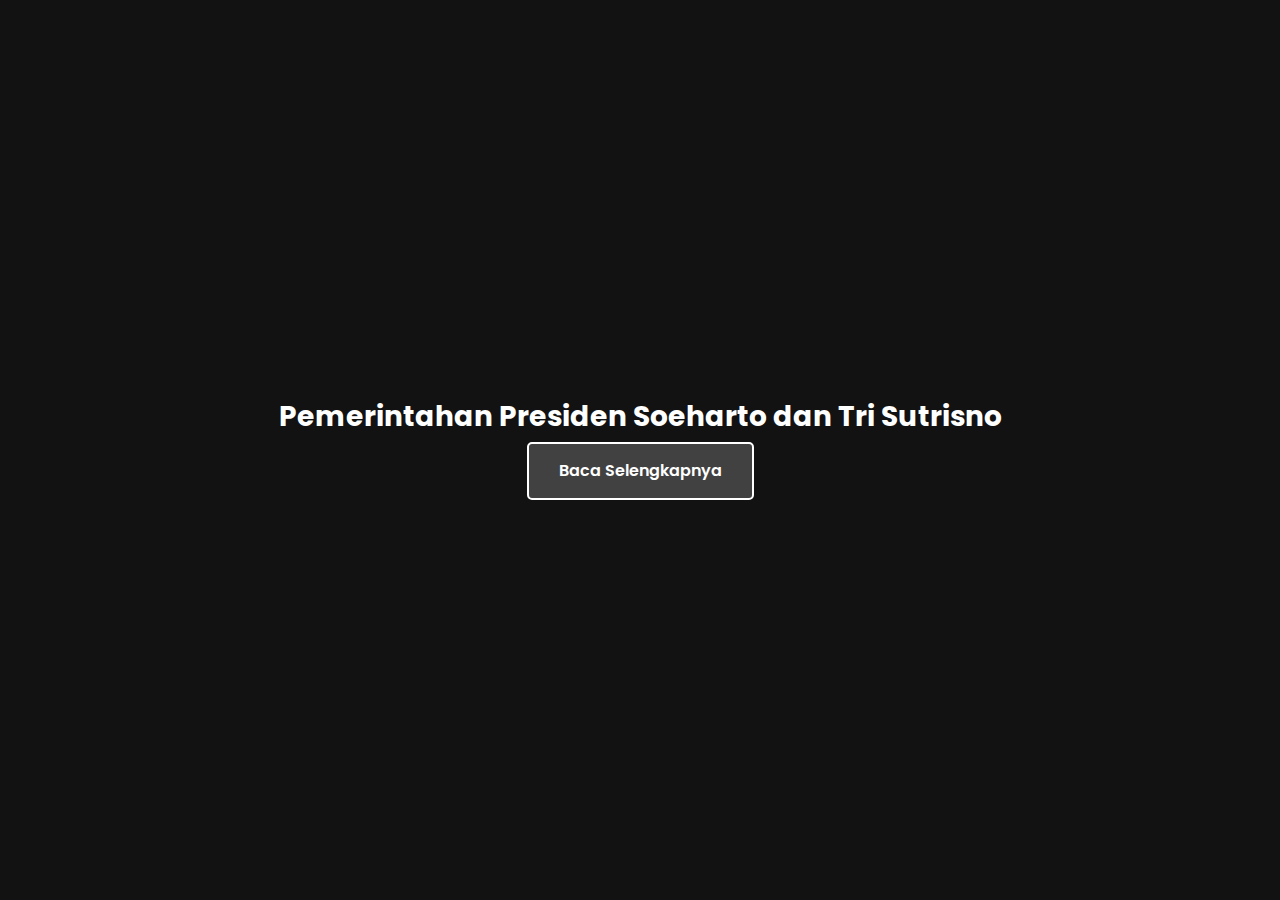
<file: index.html>
<!DOCTYPE html>
<html lang="id">

<head>
  <meta charset="utf-8">
  <meta http-equiv="X-UA-Compatible" content="IE=edge">
  <meta name="viewport" content="width=device-width, initial-scale=1, shrink-to-fit=no">
  <meta name="keywords" content="">
  <meta name="description" content="">
  <meta name="author" content="">
  <link rel="shortcut icon" href="images/logo.webp" type="image/x-icon">
  <title>Beranda - Pemerintahan Soeharto & Tri Sutrisno</title>

  <!-- Bootstrap core CSS -->
  <link rel="stylesheet" type="text/css" href="css/bootstrap.css" />

  <!-- Fonts style -->
  <link href="https://fonts.googleapis.com/css2?family=Poppins:wght@400;600;700&display=swap" rel="stylesheet">
  
  <!-- Custom styles -->
  <link rel="stylesheet" href="css/style.css">
  <link rel="stylesheet" href="css/responsive.css">

  <style>
    body {
      font-family: 'Poppins', sans-serif;
      background-color: #121212; /* Mengubah background menjadi hitam */
      color: #fff;
      margin: 0;
      padding: 0;
    }

    .navbar {
      background-color: #111;
      padding: 20px;
      text-align: center;
    }

    .navbar a {
      color: #fff;
      margin: 0 20px;
      text-decoration: none;
      font-size: 18px;
      font-weight: 600;
    }

    .navbar a:hover {
      text-decoration: underline;
    }

    .hero_area {
      position: relative;
      background-size: cover;
      background-position: center;
      height: 100vh;
      display: flex;
      flex-direction: column;
      justify-content: center;
      align-items: center;
      color: #fff;
      text-align: center;
      padding: 20px;
    }

    .hero_area h1 {
      font-size: 4rem;
      margin-bottom: 20px;
      font-weight: 700;
    }

    .hero_area p {
      font-size: 1.5rem;
      margin-bottom: 30px;
    }

    .hero_area a {
      color: #fff;
      padding: 15px 30px;
      border: 2px solid #fff;
      border-radius: 5px;
      text-decoration: none;
      font-weight: 600;
      background-color: rgba(255, 255, 255, 0.2);
      transition: background-color 0.3s ease;
    }

    .hero_area a:hover {
      background-color: #fff;
      color: #333;
    }

    .content_section {
      background-color: #333;
      padding: 50px 0;
      text-align: center;
    }

    .content_section h2 {
      font-size: 3rem;
      margin-bottom: 20px;
      font-weight: 600;
    }

    .content_section p {
      font-size: 1.2rem;
      color: #ccc;
      line-height: 1.8;
      max-width: 900px;
      margin: 0 auto;
    }

    .content_section .row {
      margin-top: 40px;
    }

    .content_section .img-box img {
      width: 100%;
      max-width: 600px;
      border-radius: 10px;
      box-shadow: 0 4px 10px rgba(0, 0, 0, 0.5);
    }

    .content_section h4 {
      margin-top: 20px;
      font-size: 2rem;
      color: #fff;
    }

    @media (max-width: 768px) {
      .navbar a {
        font-size: 16px;
        margin: 0 10px;
      }

      .hero_area h1 {
        font-size: 2.5rem;
      }

      .content_section h2 {
        font-size: 2.5rem;
      }

      .content_section p {
        font-size: 1rem;
      }
    }
  </style>
</head>

<body>

  <!-- Hero Section -->
  
  <div class="hero_area">
    <h3><b>Pemerintahan Presiden Soeharto dan Tri Sutrisno</b></h3>
    <a href="about.html">Baca Selengkapnya</a>
  </div>
  

  <script src="https://cdn.jsdelivr.net/npm/bootstrap@5.3.0/dist/js/bootstrap.bundle.min.js"></script>
</body>

</html>
</file>
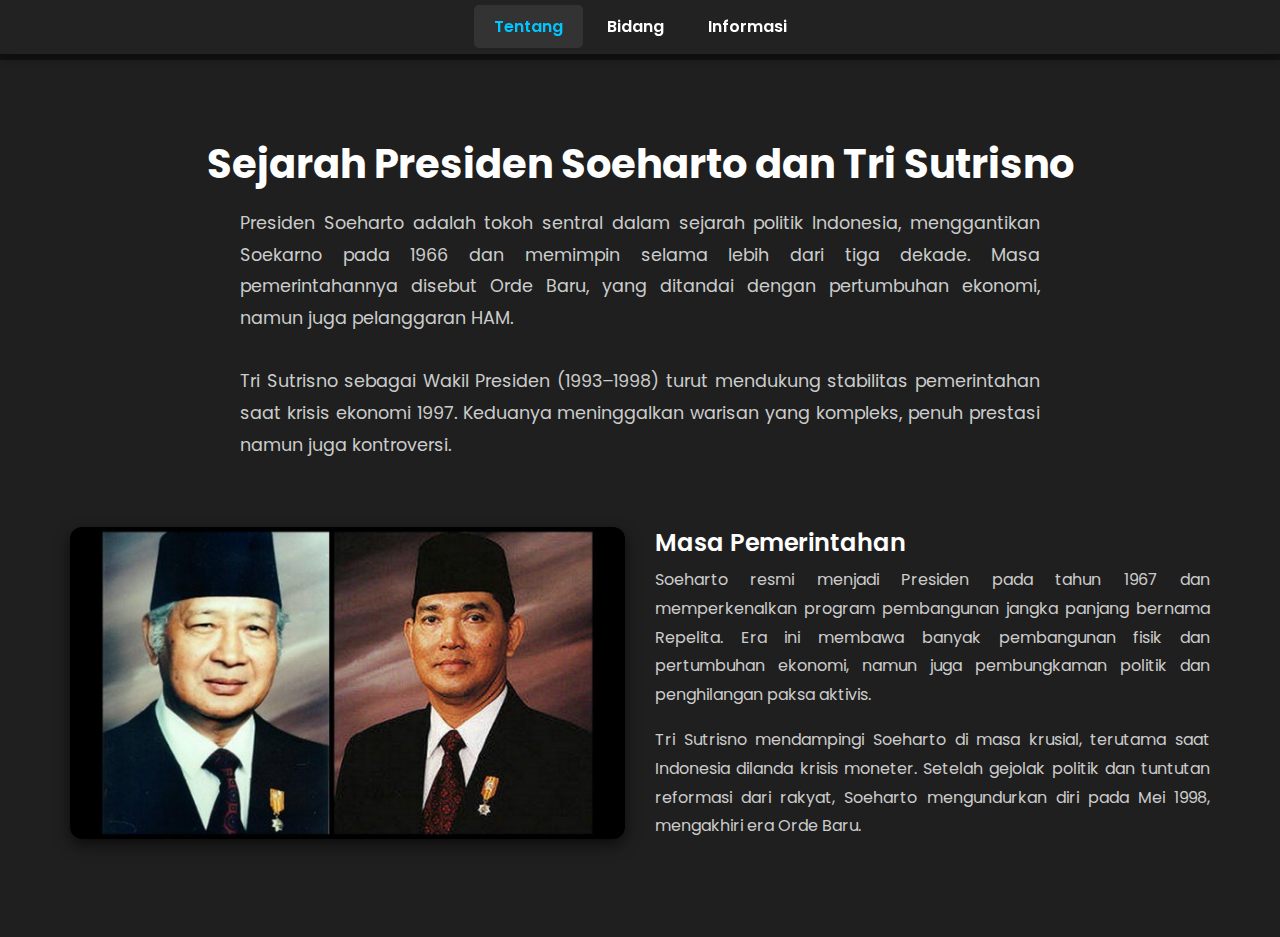
<file: about.html>
<!DOCTYPE html>
<html lang="id">

<head>
  <meta charset="utf-8" />
  <meta http-equiv="X-UA-Compatible" content="IE=edge" />
  <meta name="viewport" content="width=device-width, initial-scale=1, shrink-to-fit=no" />
  <title>Tentang</title>
  <link rel="shortcut icon" href="images/favicon.ico" type="image/x-icon">

  <!-- Google Fonts -->
  <link href="https://fonts.googleapis.com/css2?family=Poppins:wght@400;600;700&display=swap" rel="stylesheet">

  <!-- Bootstrap CSS -->
  <link rel="stylesheet" href="css/bootstrap.css" />
  <link rel="stylesheet" href="css/font-awesome.min.css" />
  <link rel="stylesheet" href="css/style.css" />
  <link rel="stylesheet" href="css/responsive.css" />

  <style>
    body {
      background-color: #121212;
      color: #ffffff;
      font-family: 'Poppins', sans-serif;
      margin: 0;
      padding: 0;
    }

    .navbar {
  background-color: #222222;
  padding: 15px 0;
  display: flex;
  justify-content: center; /* Menjaga navbar di tengah */
  align-items: center;
  position: fixed;
  width: 100%;
  top: 0;
  z-index: 100;
  box-shadow: 0 4px 10px rgba(0, 0, 0, 0.3);
}

    .navbar .navbar-brand {
      color: #00c6ff;
      font-size: 1.8rem;
      font-weight: 700;
      text-decoration: none;
      padding-left: 20px;
    }

    .navbar .navbar-brand:hover {
      color: #ffffff;
    }

    .navbar a {
      color: #ffffff;
      font-weight: 600;
      text-decoration: none;
      padding: 10px 20px;
      transition: color 0.3s ease, background-color 0.3s ease;
    }

    .navbar a:hover,
    .navbar a.active {
      color: #00c6ff;
      background-color: #333333;
      border-radius: 5px;
    }

    .navbar a:focus {
      outline: none;
    }

    /* Hero Section */
    .hero_area {
      position: relative;
      margin-top: 60px; /* To avoid overlap with fixed navbar */
    }

    .hero_bg_box img {
      width: 100%;
      height: 400px;
      object-fit: cover;
      opacity: 0.4;
      position: absolute;
      top: 0;
      left: 0;
      z-index: -1;
    }

    .bg-dark-section {
      background-color: #1f1f1f;
      padding: 80px 20px;
    }

    .text-center h2 {
      font-weight: 700;
      margin-bottom: 20px;
      font-size: 2.5rem;
    }

    .text-center p {
      max-width: 800px;
      margin: 0 auto;
      font-size: 1.1rem;
      line-height: 1.8;
      color: #cccccc;
    }

    .img-box img {
      max-width: 100%;
      border-radius: 12px;
      box-shadow: 0 6px 15px rgba(0, 0, 0, 0.6);
      transition: transform 0.3s ease;
    }

    .img-box img:hover {
      transform: scale(1.03);
    }

    h4 {
      margin-top: 20px;
      font-weight: 600;
      font-size: 1.5rem;
    }

    p {
      text-align: justify;
      color: #cccccc;
      line-height: 1.8;
      font-size: 1rem;
    }

    /* Mobile-first design for smaller screens */
    @media (max-width: 768px) {
      .navbar {
        flex-direction: column;
        align-items: center;
        text-align: center;
      }

      .hero_bg_box img {
        height: 250px;
      }

      .text-center h2 {
        font-size: 1.8rem;
      }

      .text-center p {
        font-size: 1rem;
      }

      .img-box img {
        height: auto;
      }
    }
  </style>
</head>

<body class="sub_page">

  <!-- Header -->
  <header class="header_section">
    <div class="navbar">
      <div>
        <a href="about.html" class="active">Tentang</a>
        <a href="bidang2.html">Bidang</a>
        <a href="informasi.html">Informasi</a>
      </div>
    </div>
  </header>
  <!-- End Header -->

  <!-- Hero Background -->
  <div class="hero_area">
    <div class="hero_bg_box">
      <img src="images/home.jpg" alt="Latar Soeharto">
    </div>
  </div>

  <!-- Content Section -->
  <section class="bg-dark-section">
    <div class="container">
      <!-- Judul -->
      <div class="text-center mb-5">
        <h2>Sejarah Presiden Soeharto dan Tri Sutrisno</h2>
        <p>
          Presiden Soeharto adalah tokoh sentral dalam sejarah politik Indonesia, menggantikan Soekarno pada 1966 dan memimpin selama lebih dari tiga dekade. Masa pemerintahannya disebut Orde Baru, yang ditandai dengan pertumbuhan ekonomi, namun juga pelanggaran HAM.
          <br><br>
          Tri Sutrisno sebagai Wakil Presiden (1993–1998) turut mendukung stabilitas pemerintahan saat krisis ekonomi 1997. Keduanya meninggalkan warisan yang kompleks, penuh prestasi namun juga kontroversi.
        </p>
      </div>

      <!-- Gambar dan masa pemerintahan -->
      <div class="row align-items-center">
        <!-- Gambar -->
        <div class="col-md-6 mb-4 mb-md-0">
          <div class="img-box text-center">
            <img src="images/home.jpg" alt="Presiden Soeharto">
          </div>
        </div>

        <!-- Teks -->
        <div class="col-md-6">
          <h4>Masa Pemerintahan</h4>
          <p>
            Soeharto resmi menjadi Presiden pada tahun 1967 dan memperkenalkan program pembangunan jangka panjang bernama Repelita. Era ini membawa banyak pembangunan fisik dan pertumbuhan ekonomi, namun juga pembungkaman politik dan penghilangan paksa aktivis.
          </p>
          <p>
            Tri Sutrisno mendampingi Soeharto di masa krusial, terutama saat Indonesia dilanda krisis moneter. Setelah gejolak politik dan tuntutan reformasi dari rakyat, Soeharto mengundurkan diri pada Mei 1998, mengakhiri era Orde Baru.
          </p>
        </div>
      </div>
    </div>
  </section>

</body>

</html>
</file>
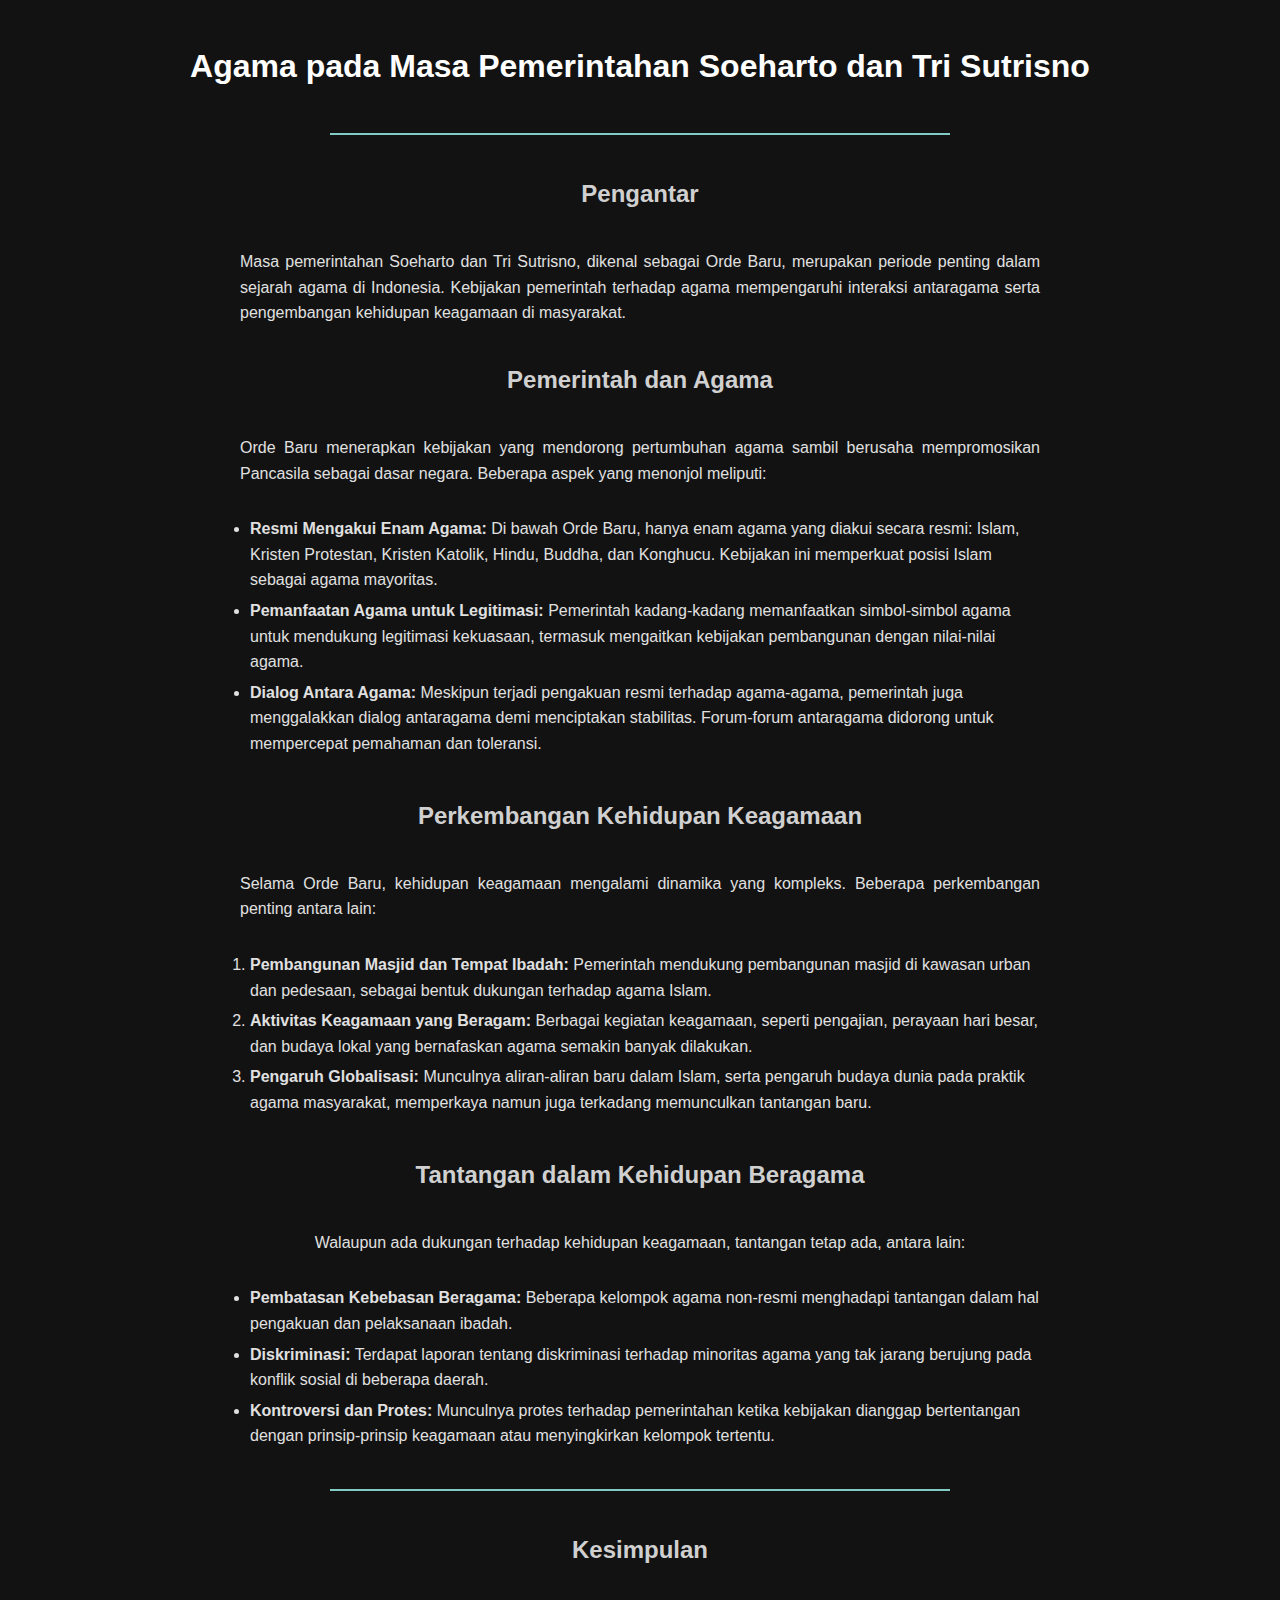
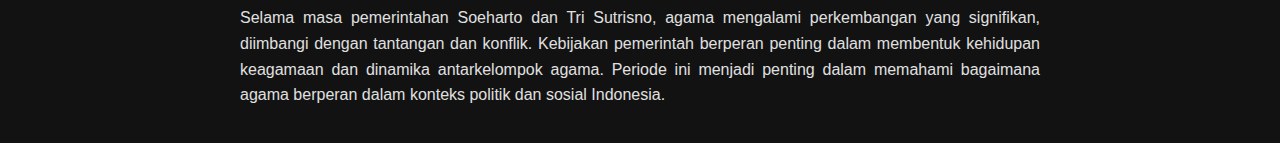
<file: agama.html>
<!DOCTYPE html>
<html lang="id">
<head>
  <meta charset="UTF-8">
  <meta name="viewport" content="width=device-width, initial-scale=1.0">
  <title>Agama pada Masa Pemerintahan Soeharto dan Tri Sutrisno</title>
  <style>
    body {
      font-family: Arial, sans-serif;
      line-height: 1.6;
      margin: 20px;
      background-color: #121212;
      color: #e0e0e0;
      display: flex;
      flex-direction: column;
      align-items: center;
    }
    h1 {
      color: #ffffff;
      text-align: center;
      margin-bottom: 20px;
    }
    h2 {
      color: #d0d0d0;
      margin-top: 20px;
    }
    h3 {
      color: #80cbc4;
    }
    p {
      margin-bottom: 15px;
      text-align: justify;
      max-width: 800px;
    }
    ul, ol {
      margin: 15px 0;
      padding-left: 20px;
      max-width: 800px;
    }
    li {
      margin-bottom: 5px;
    }
    .image-container {
      text-align: center;
      margin: 20px 0;
    }
    .image-container img {
      max-width: 100%;
      height: auto;
    }
    .separator {
      height: 2px;
      background: #80cbc4;
      margin: 20px 0;
      width: 50%;
    }
    @media (max-width: 600px) {
      h1, h2, p {
        font-size: 1em;
      }
    }
  </style>
</head>
<body>
  <h1>Agama pada Masa Pemerintahan Soeharto dan Tri Sutrisno</h1>

  <div class="separator"></div>

  <h2>Pengantar</h2>
  <p>Masa pemerintahan Soeharto dan Tri Sutrisno, dikenal sebagai Orde Baru, merupakan periode penting dalam sejarah agama di Indonesia. Kebijakan pemerintah terhadap agama mempengaruhi interaksi antaragama serta pengembangan kehidupan keagamaan di masyarakat.</p>

  <h2>Pemerintah dan Agama</h2>
  <p>Orde Baru menerapkan kebijakan yang mendorong pertumbuhan agama sambil berusaha mempromosikan Pancasila sebagai dasar negara. Beberapa aspek yang menonjol meliputi:</p>
  <ul>
    <li><strong>Resmi Mengakui Enam Agama:</strong> Di bawah Orde Baru, hanya enam agama yang diakui secara resmi: Islam, Kristen Protestan, Kristen Katolik, Hindu, Buddha, dan Konghucu. Kebijakan ini memperkuat posisi Islam sebagai agama mayoritas.</li>
    <li><strong>Pemanfaatan Agama untuk Legitimasi:</strong> Pemerintah kadang-kadang memanfaatkan simbol-simbol agama untuk mendukung legitimasi kekuasaan, termasuk mengaitkan kebijakan pembangunan dengan nilai-nilai agama.</li>
    <li><strong>Dialog Antara Agama:</strong> Meskipun terjadi pengakuan resmi terhadap agama-agama, pemerintah juga menggalakkan dialog antaragama demi menciptakan stabilitas. Forum-forum antaragama didorong untuk mempercepat pemahaman dan toleransi.</li>
  </ul>

  <h2>Perkembangan Kehidupan Keagamaan</h2>
  <p>Selama Orde Baru, kehidupan keagamaan mengalami dinamika yang kompleks. Beberapa perkembangan penting antara lain:</p>
  <ol>
    <li><strong>Pembangunan Masjid dan Tempat Ibadah:</strong> Pemerintah mendukung pembangunan masjid di kawasan urban dan pedesaan, sebagai bentuk dukungan terhadap agama Islam.</li>
    <li><strong>Aktivitas Keagamaan yang Beragam:</strong> Berbagai kegiatan keagamaan, seperti pengajian, perayaan hari besar, dan budaya lokal yang bernafaskan agama semakin banyak dilakukan.</li>
    <li><strong>Pengaruh Globalisasi:</strong> Munculnya aliran-aliran baru dalam Islam, serta pengaruh budaya dunia pada praktik agama masyarakat, memperkaya namun juga terkadang memunculkan tantangan baru.</li>
  </ol>

  <h2>Tantangan dalam Kehidupan Beragama</h2>
  <p>Walaupun ada dukungan terhadap kehidupan keagamaan, tantangan tetap ada, antara lain:</p>
  <ul>
    <li><strong>Pembatasan Kebebasan Beragama:</strong> Beberapa kelompok agama non-resmi menghadapi tantangan dalam hal pengakuan dan pelaksanaan ibadah.</li>
    <li><strong>Diskriminasi:</strong> Terdapat laporan tentang diskriminasi terhadap minoritas agama yang tak jarang berujung pada konflik sosial di beberapa daerah.</li>
    <li><strong>Kontroversi dan Protes:</strong> Munculnya protes terhadap pemerintahan ketika kebijakan dianggap bertentangan dengan prinsip-prinsip keagamaan atau menyingkirkan kelompok tertentu.</li>
  </ul>

  <div class="separator"></div>

  <h2>Kesimpulan</h2>
  <p>Selama masa pemerintahan Soeharto dan Tri Sutrisno, agama mengalami perkembangan yang signifikan, diimbangi dengan tantangan dan konflik. Kebijakan pemerintah berperan penting dalam membentuk kehidupan keagamaan dan dinamika antarkelompok agama. Periode ini menjadi penting dalam memahami bagaimana agama berperan dalam konteks politik dan sosial Indonesia.</p>

</body>
</html>
</file>
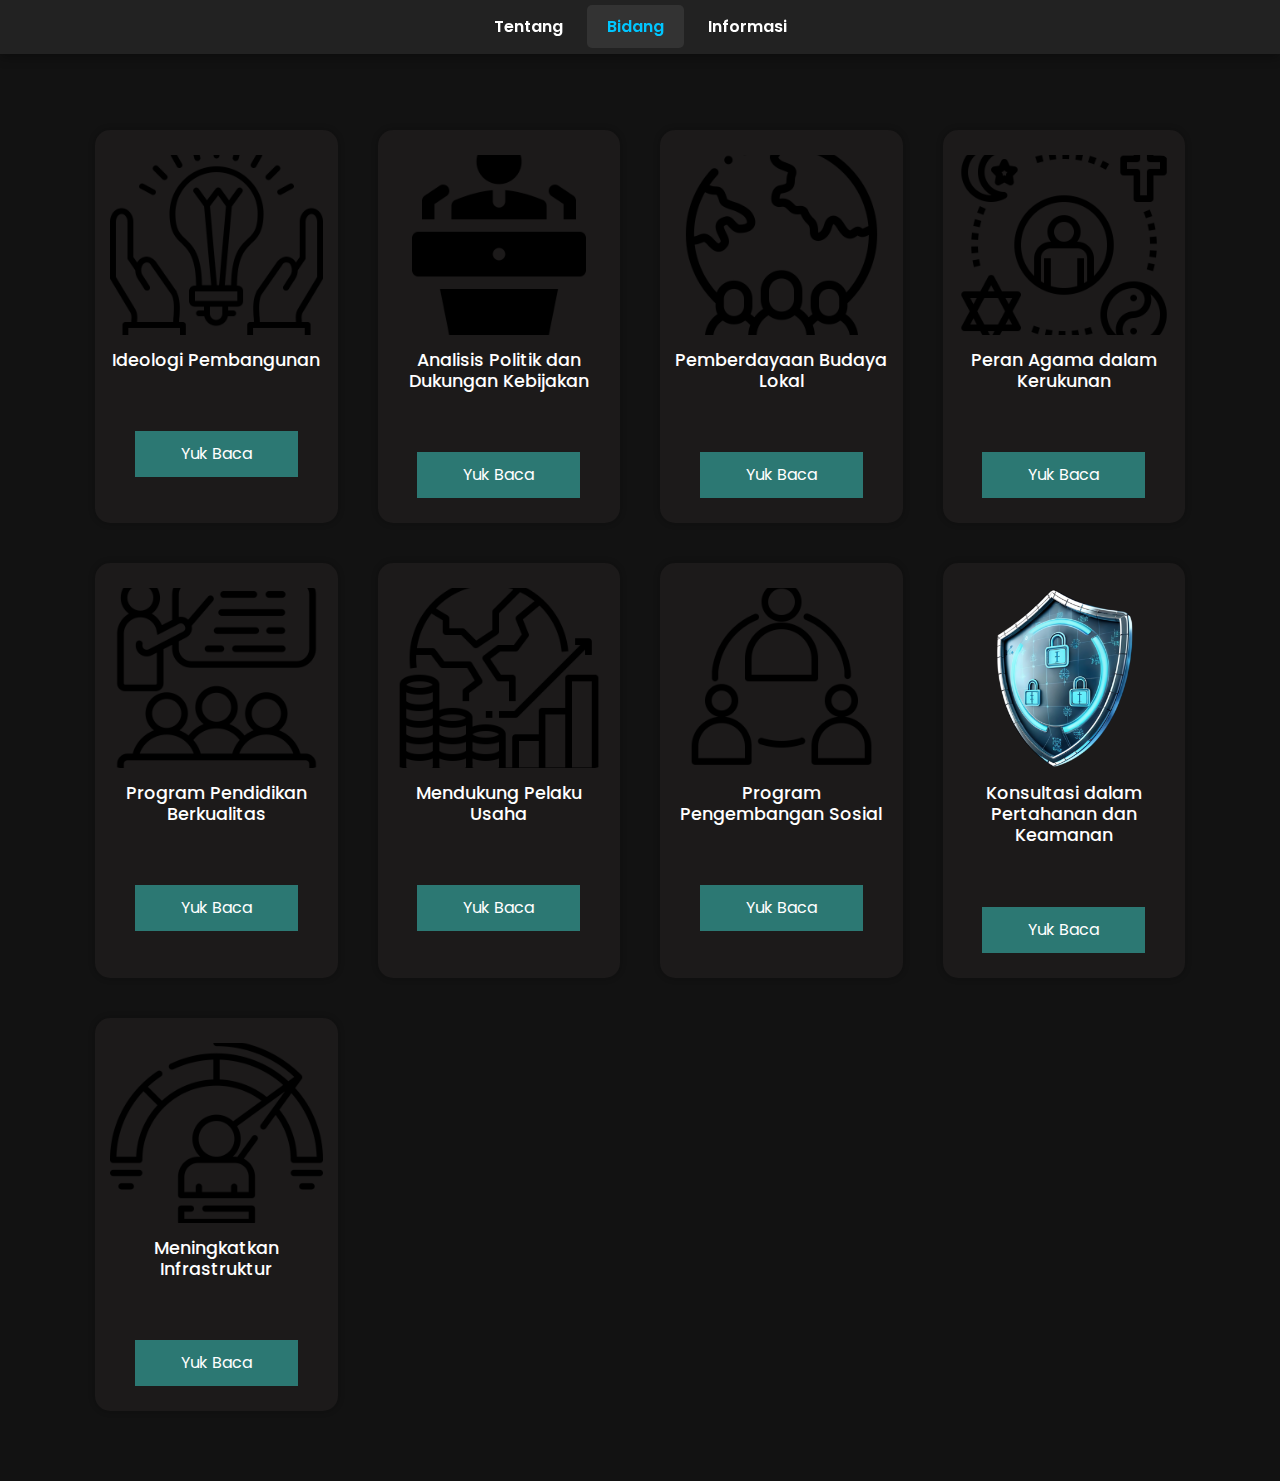
<file: bidang2.html>
<!DOCTYPE html>
<html lang="id">
<head>
    <meta charset="utf-8">
    <meta name="viewport" content="width=device-width, initial-scale=1">
    <title>Bidang</title>
    <link rel="stylesheet" href="css/bootstrap.css">
    <link href="https://fonts.googleapis.com/css2?family=Poppins:wght@400;600;700&display=swap" rel="stylesheet">
    <link href="css/font-awesome.min.css" rel="stylesheet">
    <link href="css/style.css" rel="stylesheet">
    <style>
        /* Global Styles */
        body {
            background-color: #121212;
            color: #ffffff;
            font-family: 'Poppins', sans-serif;
            margin: 0;
            padding-top: 60px; /* Adjust for fixed navbar */
        }

        /* Navbar Styling */
.navbar {
  background-color: #222222;
  padding: 15px 0;
  display: flex;
  justify-content: center; /* Menjaga navbar di tengah */
  align-items: center;
  position: fixed;
  width: 100%;
  top: 0;
  z-index: 100;
  box-shadow: 0 4px 10px rgba(0, 0, 0, 0.3);
}

        .navbar .navbar-brand {
            color: #00c6ff;
            font-size: 1.8rem;
            font-weight: 700;
            text-decoration: none;
            padding-left: 20px;
        }

        .navbar .navbar-brand:hover {
            color: #ffffff;
        }

        .navbar a {
            color: #ffffff;
            font-weight: 600;
            text-decoration: none;
            padding: 10px 20px;
            transition: color 0.3s ease, background-color 0.3s ease;
        }

        .navbar a:hover,
        .navbar a.active {
            color: #00c6ff;
            background-color: #333333;
            border-radius: 5px;
        }

        .navbar a:focus {
            outline: none;
        }

        /* Service Section */
        .service_section {
            padding: 60px 20px;
            text-align: center;
        }

        .service_container {
            display: grid;
            grid-template-columns: repeat(auto-fit, minmax(250px, 1fr));
            gap: 20px;
            max-width: 1200px;
            margin: auto;
        }

        .box {
            background: #1c1a1a;
            padding: 20px;
            border-radius: 15px;
            box-shadow: 0 4px 12px rgba(0, 0, 0, 0.1);
            transition: 0.3s ease;
        }

        .box:hover {
            transform: scale(1.05);
            box-shadow: 0 12px 24px rgba(0, 0, 0, 0.2);
        }

        .box img {
            width: 100%;
            height: 180px;
            object-fit: cover;
            border-radius: 10px;
        }

        .box h5 {
            font-size: 1.1rem;
            margin: 15px 0;
            color: #ffffff;
        }

        .btn-box {
            margin-top: 15px;
        }

        .btn-box a {
            display: inline-block;
            padding: 10px 20px;
            font-size: 1rem;
            background: #007bff;
            color: #fff;
            text-decoration: none;
            border-radius: 25px;
            transition: background 0.3s ease;
        }

        .btn-box a:hover {
            background: #0056b3;
        }

        .bg-dark-section {
            background-color: #1f1f1f;
            padding: 60px 0;
        }

        h2, h4 {
            color: #ffffff;
        }

        p {
            text-align: justify;
            color: #cccccc;
            line-height: 1.8;
        }

        /* Responsive adjustments for smaller screens (mobile) */
        @media (max-width: 600px) {
            .navbar {
                flex-direction: column;
                align-items: center;
                text-align: center;
                padding: 20px 0;
            }

            .navbar a {
                padding: 8px 15px;
                font-size: 1rem;
            }

            .service_section {
                padding: 40px 10px;
            }

            .box {
                padding: 15px;
            }

            .box img {
                height: 220px;
            }

            .box h5 {
                font-size: 1rem;
            }

            .btn-box a {
                padding: 8px 15px;
                font-size: 0.9rem;
            }
        }
    </style>
</head>
<body class="sub_page">

    <header class="header_section">
        <div class="navbar">
            <div>
                <a href="about.html">Tentang</a>
                <a href="bidang2.html" class="active">Bidang</a>
                <a href="informasi.html">Informasi</a>
            </div>
        </div>
    </header>

    <section class="service_section">
        <div class="container">
            <div class="service_container">
                <div class="box">
                    <img src="images/ideologi.png" alt="Ideologi">
                    <h5>Ideologi Pembangunan</h5>
                    <div class="btn-box"><a href="ideologi.html">Yuk Baca</a></div>
                </div>
                <div class="box">
                    <img src="images/politik.png" alt="Politik">
                    <h5>Analisis Politik dan Dukungan Kebijakan</h5>
                    <div class="btn-box"><a href="politik.html">Yuk Baca</a></div>
                </div>
                <div class="box">
                    <img src="images/budaya.png" alt="Budaya">
                    <h5>Pemberdayaan Budaya Lokal</h5>
                    <div class="btn-box"><a href="budaya.html">Yuk Baca</a></div>
                </div>
                <div class="box">
                    <img src="images/agama.png" alt="Agama">
                    <h5>Peran Agama dalam Kerukunan</h5>
                    <div class="btn-box"><a href="agama.html">Yuk Baca</a></div>
                </div>
                <div class="box">
                    <img src="images/pendidikan.png" alt="Pendidikan">
                    <h5>Program Pendidikan Berkualitas</h5>
                    <div class="btn-box"><a href="pendidikan.html">Yuk Baca</a></div>
                </div>
                <div class="box">
                    <img src="images/ekonomi.png" alt="Ekonomi">
                    <h5>Mendukung Pelaku Usaha</h5>
                    <div class="btn-box"><a href="ekonomi.html">Yuk Baca</a></div>
                </div>
                <div class="box">
                    <img src="images/sosial.png" alt="Sosial">
                    <h5>Program Pengembangan Sosial</h5>
                    <div class="btn-box"><a href="sosial.html">Yuk Baca</a></div>
                </div>
                <div class="box">
                    <img src="images/pertahanan.png" alt="Pertahanan">
                    <h5>Konsultasi dalam Pertahanan dan Keamanan</h5>
                    <div class="btn-box"><a href="pertahanan.html">Yuk Baca</a></div>
                </div>
                <div class="box">
                    <img src="images/prestasi.png" alt="Prestasi">
                    <h5>Meningkatkan Infrastruktur</h5>
                    <div class="btn-box"><a href="pencapaian.html">Yuk Baca</a></div>
                </div>
            </div>
        </div>
    </section>

</body>
</html>
</file>
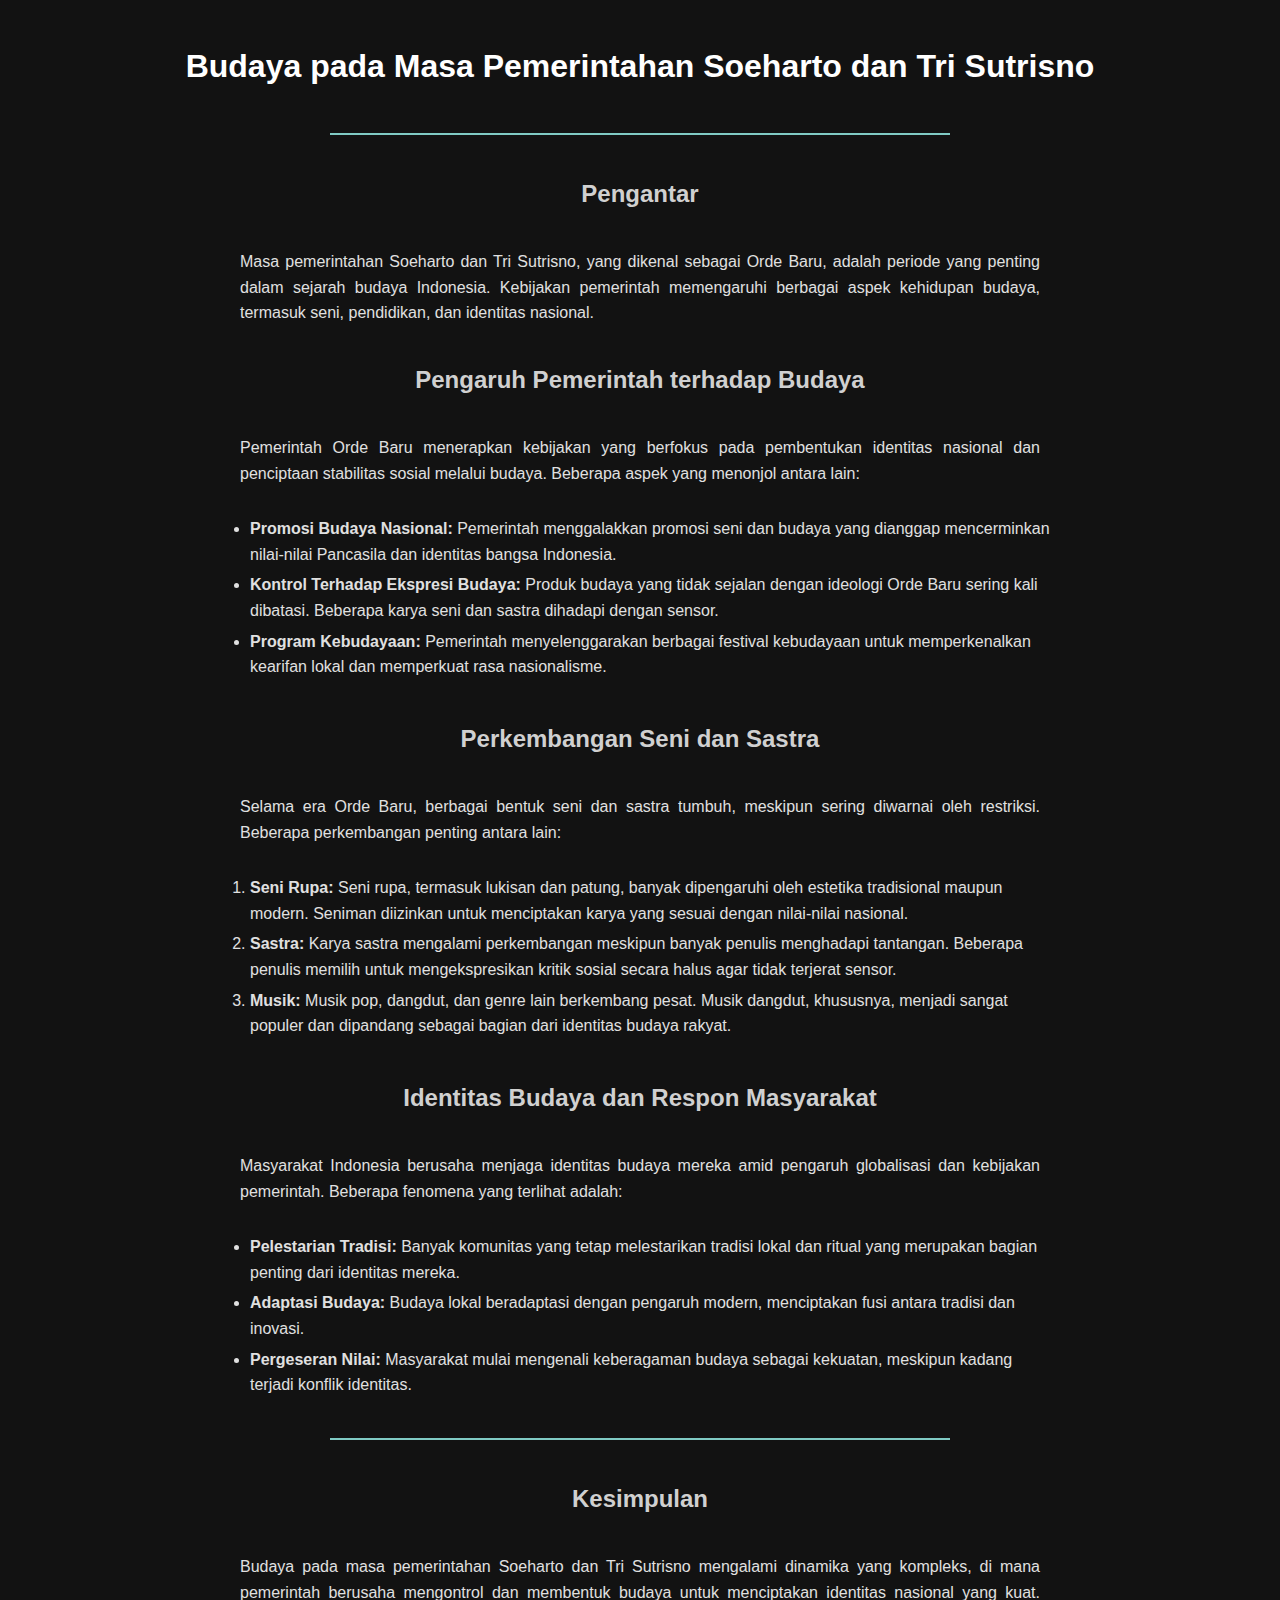
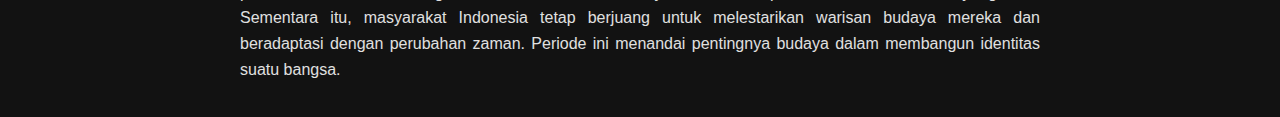
<file: budaya.html>
<!DOCTYPE html>
<html lang="id">
<head>
    <meta charset="UTF-8">
    <meta name="viewport" content="width=device-width, initial-scale=1.0">
    <title>Budaya pada Masa Pemerintahan Soeharto dan Tri Sutrisno</title>
    <style>
        body {
          font-family: Arial, sans-serif;
          line-height: 1.6;
          margin: 20px;
          background-color: #121212;
          color: #e0e0e0;
          display: flex;
          flex-direction: column;
          align-items: center;
        }
        h1 {
          color: #ffffff;
          text-align: center;
          margin-bottom: 20px;
        }
        h2 {
          color: #d0d0d0;
          margin-top: 20px;
        }
        h3 {
          color: #80cbc4;
        }
        p {
          margin-bottom: 15px;
          text-align: justify;
          max-width: 800px;
        }
        ul, ol {
          margin: 15px 0;
          padding-left: 20px;
          max-width: 800px;
        }
        li {
          margin-bottom: 5px;
        }
        .image-container {
          text-align: center;
          margin: 20px 0;
        }
        .image-container img {
          max-width: 100%;
          height: auto;
        }
        .separator {
          height: 2px;
          background: #80cbc4;
          margin: 20px 0;
          width: 50%;
        }
        @media (max-width: 600px) {
          h1, h2, p {
            font-size: 1em;
          }
        }
      </style>
</head>
<body>
    <h1>Budaya pada Masa Pemerintahan Soeharto dan Tri Sutrisno</h1>

    <div class="separator"></div>

    <h2>Pengantar</h2>
    <p>Masa pemerintahan Soeharto dan Tri Sutrisno, yang dikenal sebagai Orde Baru, adalah periode yang penting dalam sejarah budaya Indonesia. Kebijakan pemerintah memengaruhi berbagai aspek kehidupan budaya, termasuk seni, pendidikan, dan identitas nasional.</p>

    <h2>Pengaruh Pemerintah terhadap Budaya</h2>
    <p>Pemerintah Orde Baru menerapkan kebijakan yang berfokus pada pembentukan identitas nasional dan penciptaan stabilitas sosial melalui budaya. Beberapa aspek yang menonjol antara lain:</p>
    <ul>
        <li><strong>Promosi Budaya Nasional:</strong> Pemerintah menggalakkan promosi seni dan budaya yang dianggap mencerminkan nilai-nilai Pancasila dan identitas bangsa Indonesia.</li>
        <li><strong>Kontrol Terhadap Ekspresi Budaya:</strong> Produk budaya yang tidak sejalan dengan ideologi Orde Baru sering kali dibatasi. Beberapa karya seni dan sastra dihadapi dengan sensor.</li>
        <li><strong>Program Kebudayaan:</strong> Pemerintah menyelenggarakan berbagai festival kebudayaan untuk memperkenalkan kearifan lokal dan memperkuat rasa nasionalisme.</li>
    </ul>

    <h2>Perkembangan Seni dan Sastra</h2>
    <p>Selama era Orde Baru, berbagai bentuk seni dan sastra tumbuh, meskipun sering diwarnai oleh restriksi. Beberapa perkembangan penting antara lain:</p>
    <ol>
        <li><strong>Seni Rupa:</strong> Seni rupa, termasuk lukisan dan patung, banyak dipengaruhi oleh estetika tradisional maupun modern. Seniman diizinkan untuk menciptakan karya yang sesuai dengan nilai-nilai nasional.</li>
        <li><strong>Sastra:</strong> Karya sastra mengalami perkembangan meskipun banyak penulis menghadapi tantangan. Beberapa penulis memilih untuk mengekspresikan kritik sosial secara halus agar tidak terjerat sensor.</li>
        <li><strong>Musik:</strong> Musik pop, dangdut, dan genre lain berkembang pesat. Musik dangdut, khususnya, menjadi sangat populer dan dipandang sebagai bagian dari identitas budaya rakyat.</li>
    </ol>

    <h2>Identitas Budaya dan Respon Masyarakat</h2>
    <p>Masyarakat Indonesia berusaha menjaga identitas budaya mereka amid pengaruh globalisasi dan kebijakan pemerintah. Beberapa fenomena yang terlihat adalah:</p>
    <ul>
        <li><strong>Pelestarian Tradisi:</strong> Banyak komunitas yang tetap melestarikan tradisi lokal dan ritual yang merupakan bagian penting dari identitas mereka.</li>
        <li><strong>Adaptasi Budaya:</strong> Budaya lokal beradaptasi dengan pengaruh modern, menciptakan fusi antara tradisi dan inovasi.</li>
        <li><strong>Pergeseran Nilai:</strong> Masyarakat mulai mengenali keberagaman budaya sebagai kekuatan, meskipun kadang terjadi konflik identitas.</li>
    </ul>

    <div class="separator"></div>

    <h2>Kesimpulan</h2>
    <p>Budaya pada masa pemerintahan Soeharto dan Tri Sutrisno mengalami dinamika yang kompleks, di mana pemerintah berusaha mengontrol dan membentuk budaya untuk menciptakan identitas nasional yang kuat. Sementara itu, masyarakat Indonesia tetap berjuang untuk melestarikan warisan budaya mereka dan beradaptasi dengan perubahan zaman. Periode ini menandai pentingnya budaya dalam membangun identitas suatu bangsa.</p>
</body>
</html>
</file>
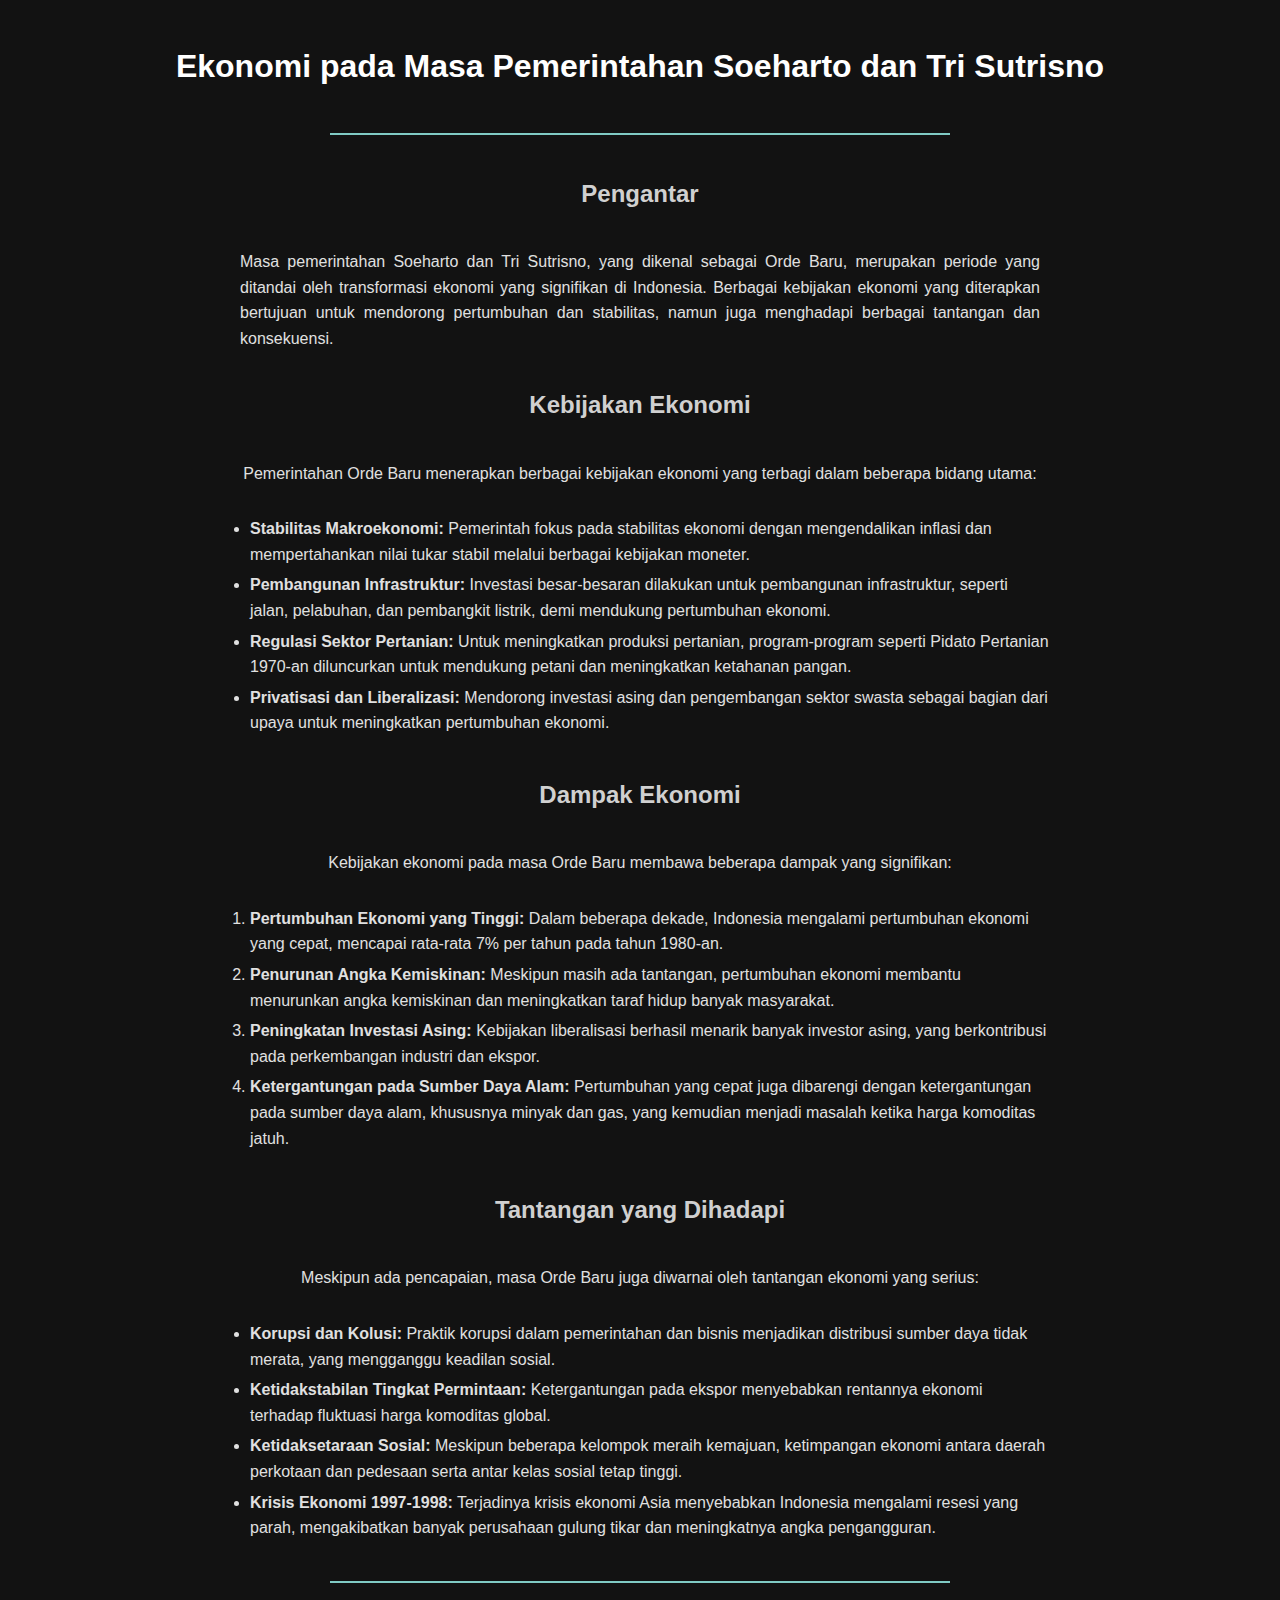
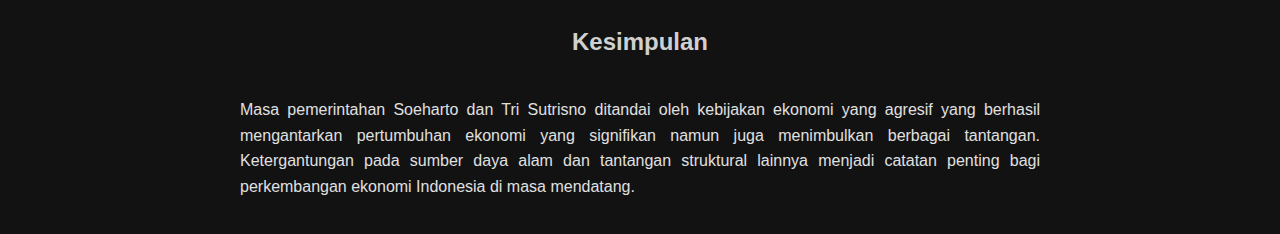
<file: ekonomi.html>
<!DOCTYPE html>
<html lang="id">
<head>
    <meta charset="UTF-8">
    <meta name="viewport" content="width=device-width, initial-scale=1.0">
    <title>Ekonomi pada Masa Pemerintahan Soeharto dan Tri Sutrisno</title>
    <style>
        body {
          font-family: Arial, sans-serif;
          line-height: 1.6;
          margin: 20px;
          background-color: #121212;
          color: #e0e0e0;
          display: flex;
          flex-direction: column;
          align-items: center;
        }
        h1 {
          color: #ffffff;
          text-align: center;
          margin-bottom: 20px;
        }
        h2 {
          color: #d0d0d0;
          margin-top: 20px;
        }
        h3 {
          color: #80cbc4;
        }
        p {
          margin-bottom: 15px;
          text-align: justify;
          max-width: 800px;
        }
        ul, ol {
          margin: 15px 0;
          padding-left: 20px;
          max-width: 800px;
        }
        li {
          margin-bottom: 5px;
        }
        .image-container {
          text-align: center;
          margin: 20px 0;
        }
        .image-container img {
          max-width: 100%;
          height: auto;
        }
        .separator {
          height: 2px;
          background: #80cbc4;
          margin: 20px 0;
          width: 50%;
        }
        @media (max-width: 600px) {
          h1, h2, p {
            font-size: 1em;
          }
        }
      </style>
</head>
<body>
    <h1>Ekonomi pada Masa Pemerintahan Soeharto dan Tri Sutrisno</h1>

    <div class="separator"></div>

    <h2>Pengantar</h2>
    <p>Masa pemerintahan Soeharto dan Tri Sutrisno, yang dikenal sebagai Orde Baru, merupakan periode yang ditandai oleh transformasi ekonomi yang signifikan di Indonesia. Berbagai kebijakan ekonomi yang diterapkan bertujuan untuk mendorong pertumbuhan dan stabilitas, namun juga menghadapi berbagai tantangan dan konsekuensi.</p>

    <h2>Kebijakan Ekonomi</h2>
    <p>Pemerintahan Orde Baru menerapkan berbagai kebijakan ekonomi yang terbagi dalam beberapa bidang utama:</p>
    <ul>
        <li><strong>Stabilitas Makroekonomi:</strong> Pemerintah fokus pada stabilitas ekonomi dengan mengendalikan inflasi dan mempertahankan nilai tukar stabil melalui berbagai kebijakan moneter.</li>
        <li><strong>Pembangunan Infrastruktur:</strong> Investasi besar-besaran dilakukan untuk pembangunan infrastruktur, seperti jalan, pelabuhan, dan pembangkit listrik, demi mendukung pertumbuhan ekonomi.</li>
        <li><strong>Regulasi Sektor Pertanian:</strong> Untuk meningkatkan produksi pertanian, program-program seperti Pidato Pertanian 1970-an diluncurkan untuk mendukung petani dan meningkatkan ketahanan pangan.</li>
        <li><strong>Privatisasi dan Liberalizasi:</strong> Mendorong investasi asing dan pengembangan sektor swasta sebagai bagian dari upaya untuk meningkatkan pertumbuhan ekonomi.</li>
    </ul>

    <h2>Dampak Ekonomi</h2>
    <p>Kebijakan ekonomi pada masa Orde Baru membawa beberapa dampak yang signifikan:</p>
    <ol>
        <li><strong>Pertumbuhan Ekonomi yang Tinggi:</strong> Dalam beberapa dekade, Indonesia mengalami pertumbuhan ekonomi yang cepat, mencapai rata-rata 7% per tahun pada tahun 1980-an.</li>
        <li><strong>Penurunan Angka Kemiskinan:</strong> Meskipun masih ada tantangan, pertumbuhan ekonomi membantu menurunkan angka kemiskinan dan meningkatkan taraf hidup banyak masyarakat.</li>
        <li><strong>Peningkatan Investasi Asing:</strong> Kebijakan liberalisasi berhasil menarik banyak investor asing, yang berkontribusi pada perkembangan industri dan ekspor.</li>
        <li><strong>Ketergantungan pada Sumber Daya Alam:</strong> Pertumbuhan yang cepat juga dibarengi dengan ketergantungan pada sumber daya alam, khususnya minyak dan gas, yang kemudian menjadi masalah ketika harga komoditas jatuh.</li>
    </ol>

    <h2>Tantangan yang Dihadapi</h2>
    <p>Meskipun ada pencapaian, masa Orde Baru juga diwarnai oleh tantangan ekonomi yang serius:</p>
    <ul>
        <li><strong>Korupsi dan Kolusi:</strong> Praktik korupsi dalam pemerintahan dan bisnis menjadikan distribusi sumber daya tidak merata, yang mengganggu keadilan sosial.</li>
        <li><strong>Ketidakstabilan Tingkat Permintaan:</strong> Ketergantungan pada ekspor menyebabkan rentannya ekonomi terhadap fluktuasi harga komoditas global.</li>
        <li><strong>Ketidaksetaraan Sosial:</strong> Meskipun beberapa kelompok meraih kemajuan, ketimpangan ekonomi antara daerah perkotaan dan pedesaan serta antar kelas sosial tetap tinggi.</li>
        <li><strong>Krisis Ekonomi 1997-1998:</strong> Terjadinya krisis ekonomi Asia menyebabkan Indonesia mengalami resesi yang parah, mengakibatkan banyak perusahaan gulung tikar dan meningkatnya angka pengangguran.</li>
    </ul>

    <div class="separator"></div>

    <h2>Kesimpulan</h2>
    <p>Masa pemerintahan Soeharto dan Tri Sutrisno ditandai oleh kebijakan ekonomi yang agresif yang berhasil mengantarkan pertumbuhan ekonomi yang signifikan namun juga menimbulkan berbagai tantangan. Ketergantungan pada sumber daya alam dan tantangan struktural lainnya menjadi catatan penting bagi perkembangan ekonomi Indonesia di masa mendatang.</p>

</body>
</html>
</file>
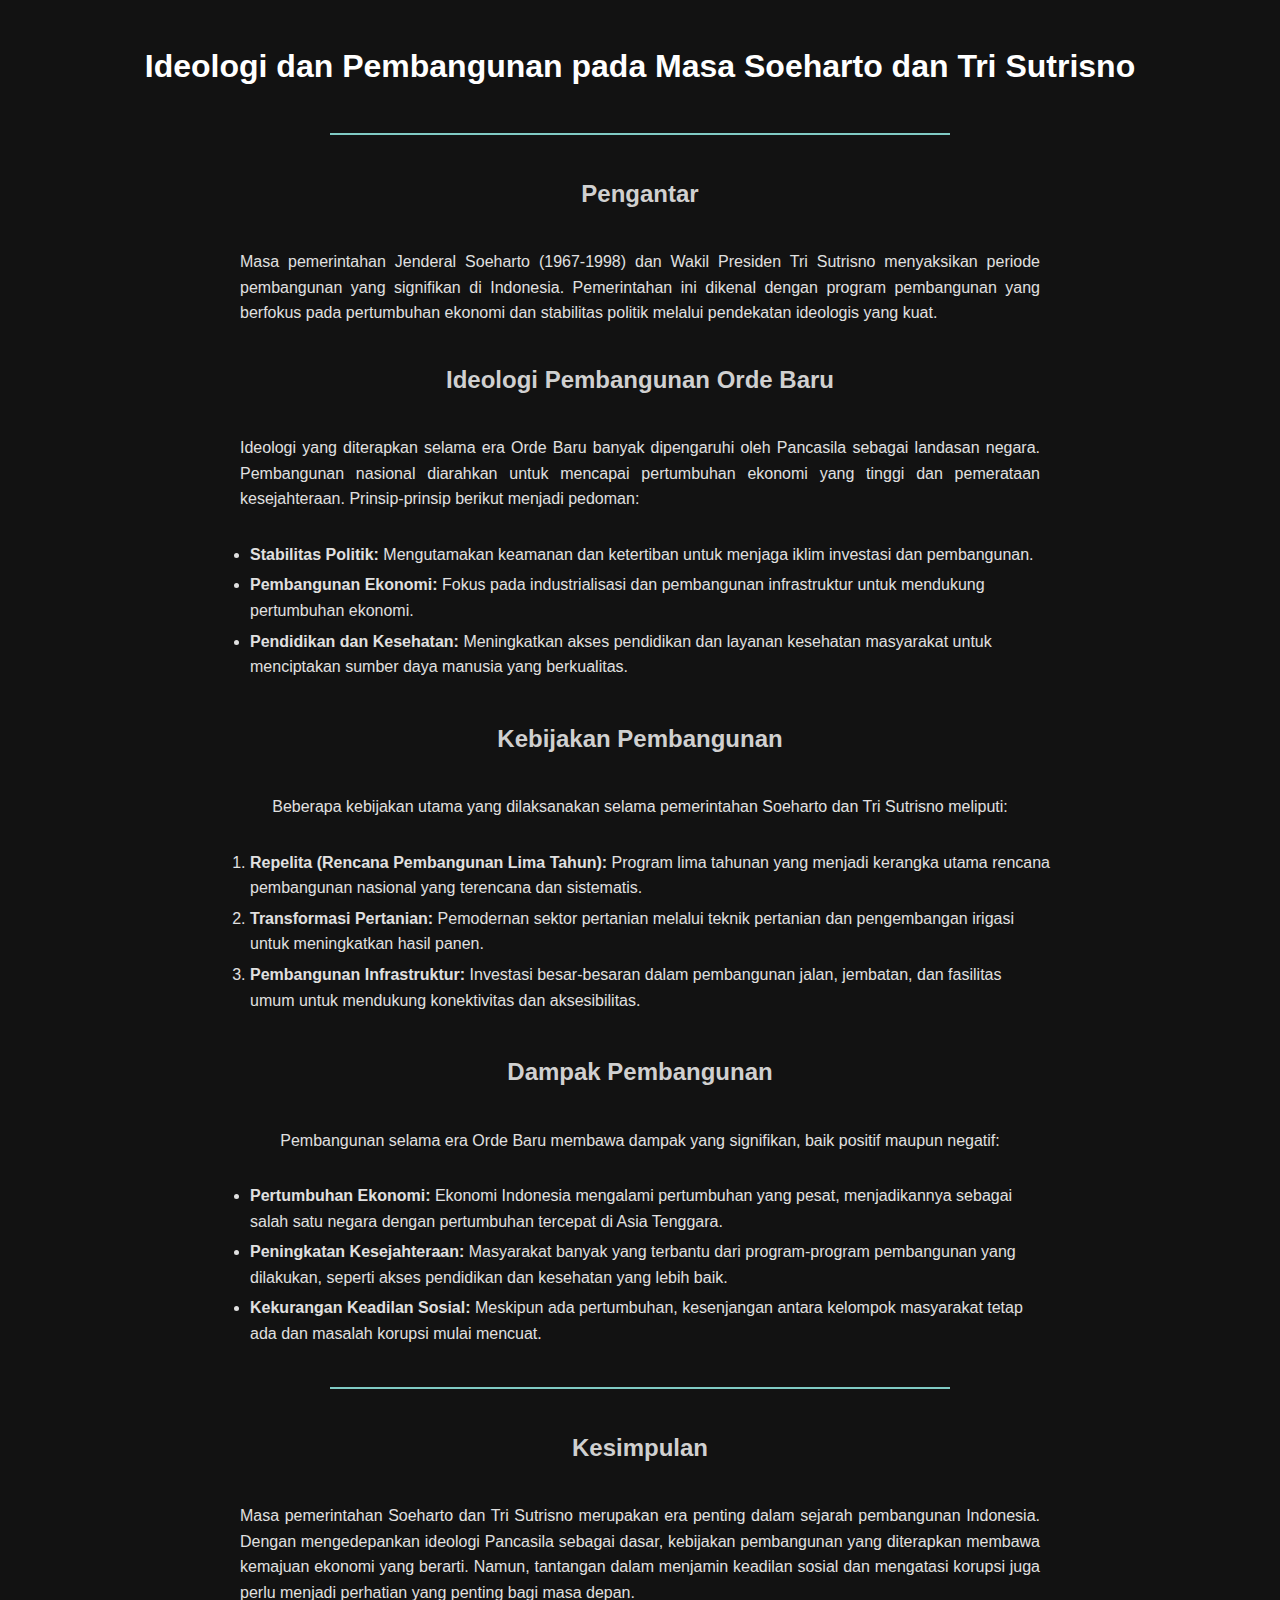
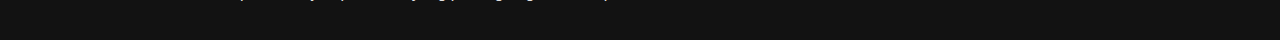
<file: ideologi.html>
<!DOCTYPE html>
<html lang="id">
<head>
    <meta charset="UTF-8">
    <meta name="viewport" content="width=device-width, initial-scale=1.0">
    <title>Ideologi dan Pembangunan pada Masa Soeharto dan Tri Sutrisno</title>
    <style>
        body {
          font-family: Arial, sans-serif;
          line-height: 1.6;
          margin: 20px;
          background-color: #121212;
          color: #e0e0e0;
          display: flex;
          flex-direction: column;
          align-items: center;
        }
        h1 {
          color: #ffffff;
          text-align: center;
          margin-bottom: 20px;
        }
        h2 {
          color: #d0d0d0;
          margin-top: 20px;
        }
        h3 {
          color: #80cbc4;
        }
        p {
          margin-bottom: 15px;
          text-align: justify;
          max-width: 800px;
        }
        ul, ol {
          margin: 15px 0;
          padding-left: 20px;
          max-width: 800px;
        }
        li {
          margin-bottom: 5px;
        }
        .image-container {
          text-align: center;
          margin: 20px 0;
        }
        .image-container img {
          max-width: 100%;
          height: auto;
        }
        .separator {
          height: 2px;
          background: #80cbc4;
          margin: 20px 0;
          width: 50%;
        }
        @media (max-width: 600px) {
          h1, h2, p {
            font-size: 1em;
          }
        }
      </style>
</head>
<body>
    <h1>Ideologi dan Pembangunan pada Masa Soeharto dan Tri Sutrisno</h1>

    <div class="separator"></div>

    <h2>Pengantar</h2>
    <p>Masa pemerintahan Jenderal Soeharto (1967-1998) dan Wakil Presiden Tri Sutrisno menyaksikan periode pembangunan yang signifikan di Indonesia. Pemerintahan ini dikenal dengan program pembangunan yang berfokus pada pertumbuhan ekonomi dan stabilitas politik melalui pendekatan ideologis yang kuat.</p>

    <h2>Ideologi Pembangunan Orde Baru</h2>
    <p>Ideologi yang diterapkan selama era Orde Baru banyak dipengaruhi oleh Pancasila sebagai landasan negara. Pembangunan nasional diarahkan untuk mencapai pertumbuhan ekonomi yang tinggi dan pemerataan kesejahteraan. Prinsip-prinsip berikut menjadi pedoman:</p>
    <ul>
        <li><strong>Stabilitas Politik:</strong> Mengutamakan keamanan dan ketertiban untuk menjaga iklim investasi dan pembangunan.</li>
        <li><strong>Pembangunan Ekonomi:</strong> Fokus pada industrialisasi dan pembangunan infrastruktur untuk mendukung pertumbuhan ekonomi.</li>
        <li><strong>Pendidikan dan Kesehatan:</strong> Meningkatkan akses pendidikan dan layanan kesehatan masyarakat untuk menciptakan sumber daya manusia yang berkualitas.</li>
    </ul>

    <h2>Kebijakan Pembangunan</h2>
    <p>Beberapa kebijakan utama yang dilaksanakan selama pemerintahan Soeharto dan Tri Sutrisno meliputi:</p>
    <ol>
        <li><strong>Repelita (Rencana Pembangunan Lima Tahun):</strong> Program lima tahunan yang menjadi kerangka utama rencana pembangunan nasional yang terencana dan sistematis.</li>
        <li><strong>Transformasi Pertanian:</strong> Pemodernan sektor pertanian melalui teknik pertanian dan pengembangan irigasi untuk meningkatkan hasil panen.</li>
        <li><strong>Pembangunan Infrastruktur:</strong> Investasi besar-besaran dalam pembangunan jalan, jembatan, dan fasilitas umum untuk mendukung konektivitas dan aksesibilitas.</li>
    </ol>

    <h2>Dampak Pembangunan</h2>
    <p>Pembangunan selama era Orde Baru membawa dampak yang signifikan, baik positif maupun negatif:</p>
    <ul>
        <li><strong>Pertumbuhan Ekonomi:</strong> Ekonomi Indonesia mengalami pertumbuhan yang pesat, menjadikannya sebagai salah satu negara dengan pertumbuhan tercepat di Asia Tenggara.</li>
        <li><strong>Peningkatan Kesejahteraan:</strong> Masyarakat banyak yang terbantu dari program-program pembangunan yang dilakukan, seperti akses pendidikan dan kesehatan yang lebih baik.</li>
        <li><strong>Kekurangan Keadilan Sosial:</strong> Meskipun ada pertumbuhan, kesenjangan antara kelompok masyarakat tetap ada dan masalah korupsi mulai mencuat.</li>
    </ul>

    <div class="separator"></div>

    <h2>Kesimpulan</h2>
    <p>Masa pemerintahan Soeharto dan Tri Sutrisno merupakan era penting dalam sejarah pembangunan Indonesia. Dengan mengedepankan ideologi Pancasila sebagai dasar, kebijakan pembangunan yang diterapkan membawa kemajuan ekonomi yang berarti. Namun, tantangan dalam menjamin keadilan sosial dan mengatasi korupsi juga perlu menjadi perhatian yang penting bagi masa depan.</p>

    
</body>
</html>
</file>
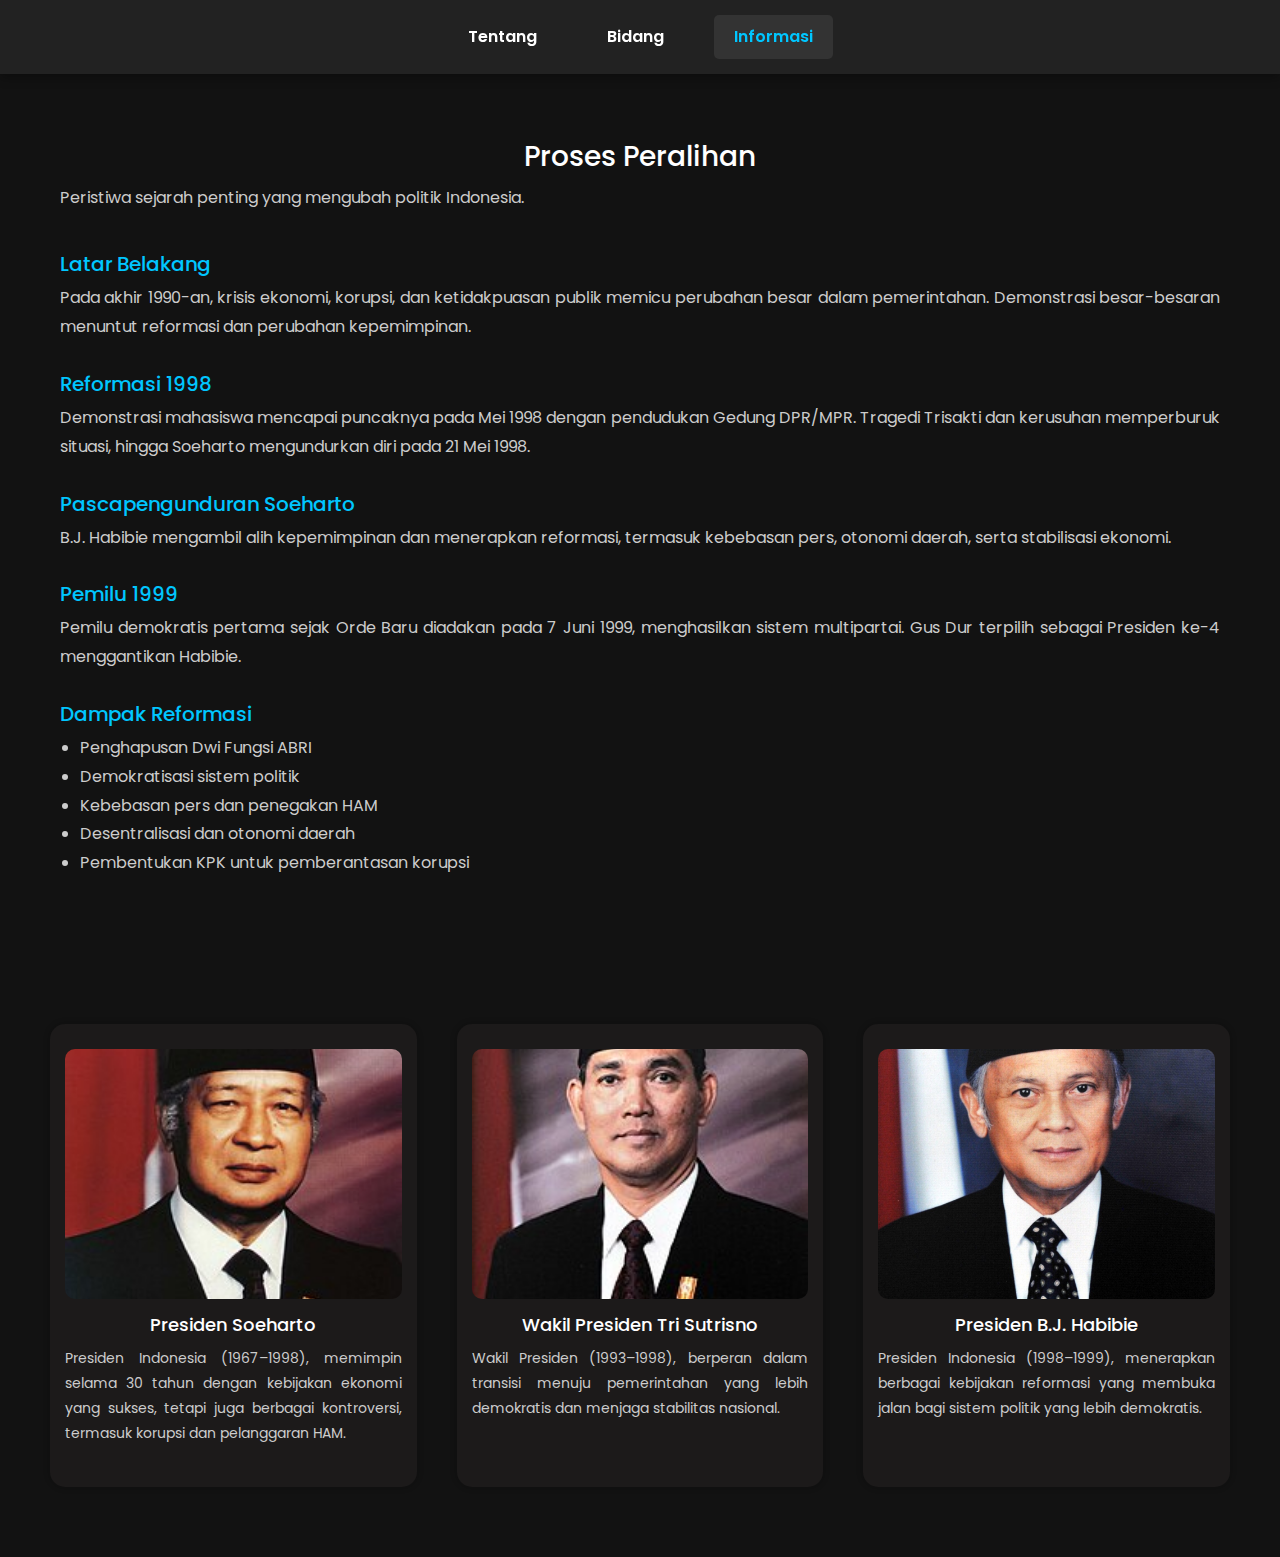
<file: informasi.html>
<!DOCTYPE html>
<html lang="id">
<head>
  <meta charset="utf-8">
  <meta name="viewport" content="width=device-width, initial-scale=1">
  <title>Informasi</title>
  <link rel="stylesheet" href="css/bootstrap.css">
  <link href="https://fonts.googleapis.com/css2?family=Poppins:wght@400;600;700&display=swap" rel="stylesheet">
  <link href="css/font-awesome.min.css" rel="stylesheet">
  <link href="css/style.css" rel="stylesheet">
  <style>
    body {
      background-color: #121212;
      color: #ffffff;
      font-family: 'Poppins', sans-serif;
      padding-top: 80px;
    }

    .navbar {
      background-color: #222222;
      padding: 15px 0;
      display: flex;
      justify-content: center;
      gap: 30px;
      position: fixed;
      width: 100%;
      top: 0;
      z-index: 100;
      box-shadow: 0 4px 10px rgba(0, 0, 0, 0.3);
    }

    .navbar a {
      color: #ffffff;
      font-weight: 600;
      text-decoration: none;
      padding: 10px 20px;
      transition: color 0.3s ease, background-color 0.3s ease;
    }

    .navbar a:hover,
    .navbar a.active {
      color: #00c6ff;
      background-color: #333333;
      border-radius: 5px;
    }

    .content-section {
      padding: 60px 20px;
      max-width: 1200px;
      margin: auto;
    }

    .section-title {
      text-align: center;
      margin-bottom: 40px;
    }

    .section-title h2 {
      font-size: 28px;
      margin-bottom: 10px;
    }

    .section-title p {
      color: #cccccc;
      font-size: 16px;
    }

    h4 {
      margin-top: 30px;
      font-size: 20px;
      color: #00c6ff;
    }

    p, li {
      font-size: 16px;
      color: #cccccc;
      line-height: 1.8;
      text-align: justify;
    }

    ul {
      padding-left: 20px;
    }

    .service_section {
      padding: 60px 20px;
      text-align: center;
    }

    .service_container {
      display: grid;
      grid-template-columns: repeat(auto-fit, minmax(250px, 1fr));
      gap: 20px;
      max-width: 1200px;
      margin: auto;
    }

    .box {
      background: #1c1a1a;
      padding: 20px;
      border-radius: 15px;
      box-shadow: 0 4px 12px rgba(0, 0, 0, 0.1);
      transition: 0.3s ease;
    }

    .box:hover {
      transform: scale(1.05);
      box-shadow: 0 12px 24px rgba(0, 0, 0, 0.2);
    }

    .box img {
      width: 100%;
      height: 250px;
      object-fit: cover;
      border-radius: 10px;
      margin-bottom: 15px;
    }

    .box h5 {
      font-size: 18px;
      margin-bottom: 10px;
    }

    .box p {
      font-size: 14px;
      color: #cccccc;
    }

    @media (max-width: 768px) {
      .content-section, .service_section {
        padding: 40px 15px;
      }
      .navbar {
        gap: 20px;
      }
      .navbar a {
        font-size: 14px;
        padding: 8px 15px;
      }
    }

    @media (max-width: 576px) {
      .content-section {
        padding: 30px 15px;
      }
      .section-title h2 {
        font-size: 24px;
      }
      .section-title p {
        font-size: 14px;
      }
      .service_container {
        grid-template-columns: 1fr;
      }
      .box img {
        height: 200px;
      }
      .box h5 {
        font-size: 16px;
      }
      .box p {
        font-size: 12px;
      }
    }
  </style>
</head>
<body>

  <!-- Navbar -->
  <div class="navbar">
    <a href="about.html">Tentang</a>
    <a href="bidang2.html">Bidang</a>
    <a href="informasi.html" class="active">Informasi</a>
  </div>

  <!-- Konten Utama -->
  <section class="content-section">
    <div class="section-title">
      <h2>Proses Peralihan</h2>
      <p>Peristiwa sejarah penting yang mengubah politik Indonesia.</p>
    </div>

    <h4>Latar Belakang</h4>
    <p>Pada akhir 1990-an, krisis ekonomi, korupsi, dan ketidakpuasan publik memicu perubahan besar dalam pemerintahan. Demonstrasi besar-besaran menuntut reformasi dan perubahan kepemimpinan.</p>

    <h4>Reformasi 1998</h4>
    <p>Demonstrasi mahasiswa mencapai puncaknya pada Mei 1998 dengan pendudukan Gedung DPR/MPR. Tragedi Trisakti dan kerusuhan memperburuk situasi, hingga Soeharto mengundurkan diri pada 21 Mei 1998.</p>

    <h4>Pascapengunduran Soeharto</h4>
    <p>B.J. Habibie mengambil alih kepemimpinan dan menerapkan reformasi, termasuk kebebasan pers, otonomi daerah, serta stabilisasi ekonomi.</p>

    <h4>Pemilu 1999</h4>
    <p>Pemilu demokratis pertama sejak Orde Baru diadakan pada 7 Juni 1999, menghasilkan sistem multipartai. Gus Dur terpilih sebagai Presiden ke-4 menggantikan Habibie.</p>

    <h4>Dampak Reformasi</h4>
    <ul>
      <li>Penghapusan Dwi Fungsi ABRI</li>
      <li>Demokratisasi sistem politik</li>
      <li>Kebebasan pers dan penegakan HAM</li>
      <li>Desentralisasi dan otonomi daerah</li>
      <li>Pembentukan KPK untuk pemberantasan korupsi</li>
    </ul>
  </section>

  <!-- Tokoh -->
  <section class="service_section">
    <div class="service_container">
      <div class="box">
        <img src="images/soeharto.jpg" alt="Presiden Soeharto">
        <h5>Presiden Soeharto</h5>
        <p>Presiden Indonesia (1967–1998), memimpin selama 30 tahun dengan kebijakan ekonomi yang sukses, tetapi juga berbagai kontroversi, termasuk korupsi dan pelanggaran HAM.</p>
      </div>
      <div class="box">
        <img src="images/tri.jpg" alt="Wakil Presiden Tri Sutrisno">
        <h5>Wakil Presiden Tri Sutrisno</h5>
        <p>Wakil Presiden (1993–1998), berperan dalam transisi menuju pemerintahan yang lebih demokratis dan menjaga stabilitas nasional.</p>
      </div>
      <div class="box">
        <img src="images/bj habibie.jpg" alt="Presiden B.J. Habibie">
        <h5>Presiden B.J. Habibie</h5>
        <p>Presiden Indonesia (1998–1999), menerapkan berbagai kebijakan reformasi yang membuka jalan bagi sistem politik yang lebih demokratis.</p>
      </div>
    </div>
  </section>

</body>
</html>
</file>
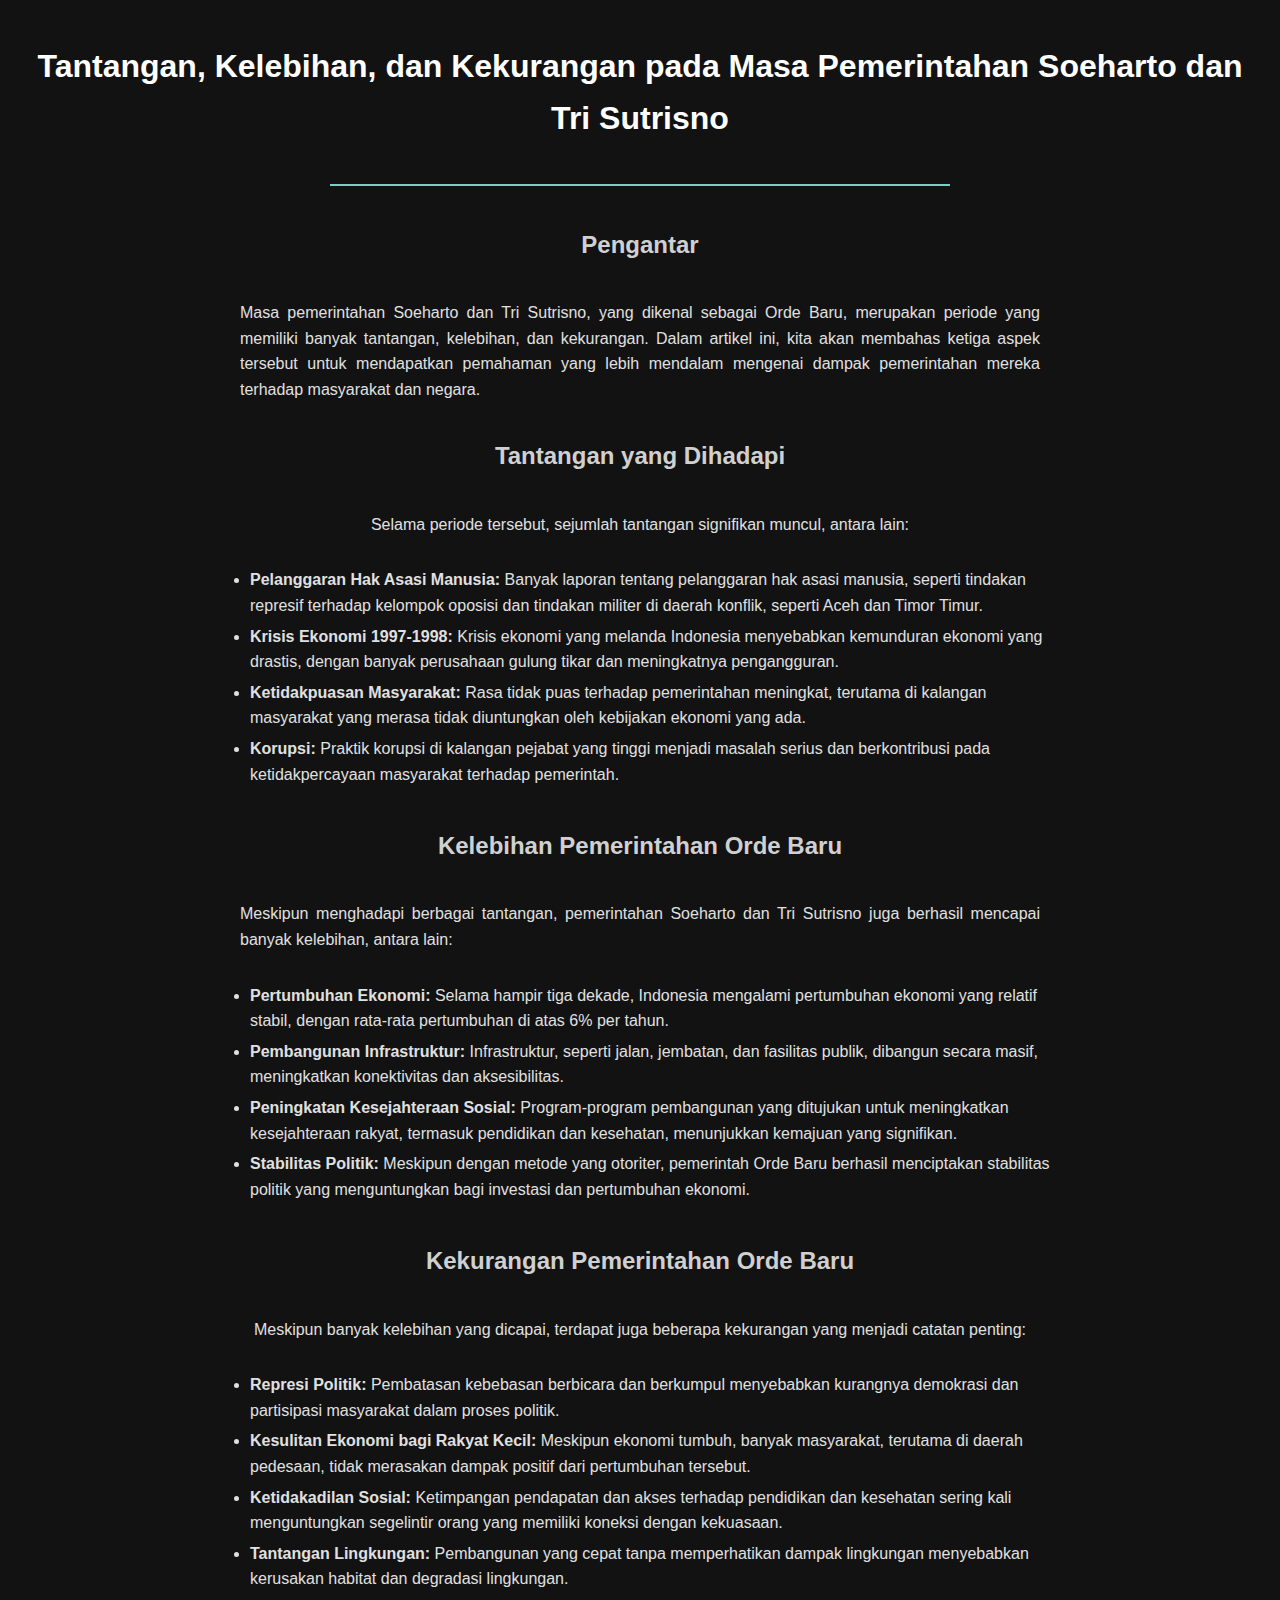
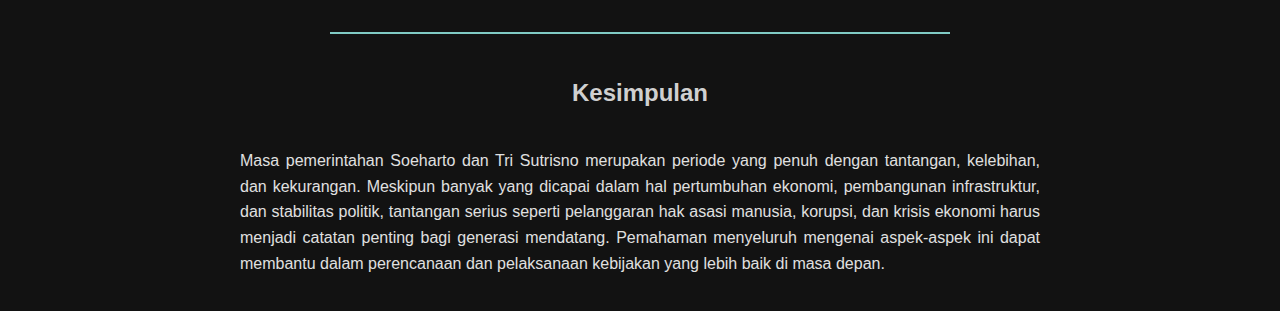
<file: kk.html>
<!DOCTYPE html>
<html lang="id">
<head>
    <meta charset="UTF-8">
    <meta name="viewport" content="width=device-width, initial-scale=1.0">
    <title>Tantangan, Kelebihan, dan Kekurangan pada Masa Pemerintahan Soeharto dan Tri Sutrisno</title>
    <style>
        body {
          font-family: Arial, sans-serif;
          line-height: 1.6;
          margin: 20px;
          background-color: #121212;
          color: #e0e0e0;
          display: flex;
          flex-direction: column;
          align-items: center;
        }
        h1 {
          color: #ffffff;
          text-align: center;
          margin-bottom: 20px;
        }
        h2 {
          color: #d0d0d0;
          margin-top: 20px;
        }
        h3 {
          color: #80cbc4;
        }
        p {
          margin-bottom: 15px;
          text-align: justify;
          max-width: 800px;
        }
        ul, ol {
          margin: 15px 0;
          padding-left: 20px;
          max-width: 800px;
        }
        li {
          margin-bottom: 5px;
        }
        .image-container {
          text-align: center;
          margin: 20px 0;
        }
        .image-container img {
          max-width: 100%;
          height: auto;
        }
        .separator {
          height: 2px;
          background: #80cbc4;
          margin: 20px 0;
          width: 50%;
        }
        @media (max-width: 600px) {
          h1, h2, p {
            font-size: 1em;
          }
        }
      </style>
</head>
<body>
    <h1>Tantangan, Kelebihan, dan Kekurangan pada Masa Pemerintahan Soeharto dan Tri Sutrisno</h1>

    <div class="separator"></div>

    <h2>Pengantar</h2>
    <p>Masa pemerintahan Soeharto dan Tri Sutrisno, yang dikenal sebagai Orde Baru, merupakan periode yang memiliki banyak tantangan, kelebihan, dan kekurangan. Dalam artikel ini, kita akan membahas ketiga aspek tersebut untuk mendapatkan pemahaman yang lebih mendalam mengenai dampak pemerintahan mereka terhadap masyarakat dan negara.</p>

    <h2>Tantangan yang Dihadapi</h2>
    <p>Selama periode tersebut, sejumlah tantangan signifikan muncul, antara lain:</p>
    <ul>
        <li><strong>Pelanggaran Hak Asasi Manusia:</strong> Banyak laporan tentang pelanggaran hak asasi manusia, seperti tindakan represif terhadap kelompok oposisi dan tindakan militer di daerah konflik, seperti Aceh dan Timor Timur.</li>
        <li><strong>Krisis Ekonomi 1997-1998:</strong> Krisis ekonomi yang melanda Indonesia menyebabkan kemunduran ekonomi yang drastis, dengan banyak perusahaan gulung tikar dan meningkatnya pengangguran.</li>
        <li><strong>Ketidakpuasan Masyarakat:</strong> Rasa tidak puas terhadap pemerintahan meningkat, terutama di kalangan masyarakat yang merasa tidak diuntungkan oleh kebijakan ekonomi yang ada.</li>
        <li><strong>Korupsi:</strong> Praktik korupsi di kalangan pejabat yang tinggi menjadi masalah serius dan berkontribusi pada ketidakpercayaan masyarakat terhadap pemerintah.</li>
    </ul>

    <h2>Kelebihan Pemerintahan Orde Baru</h2>
    <p>Meskipun menghadapi berbagai tantangan, pemerintahan Soeharto dan Tri Sutrisno juga berhasil mencapai banyak kelebihan, antara lain:</p>
    <ul>
        <li><strong>Pertumbuhan Ekonomi:</strong> Selama hampir tiga dekade, Indonesia mengalami pertumbuhan ekonomi yang relatif stabil, dengan rata-rata pertumbuhan di atas 6% per tahun.</li>
        <li><strong>Pembangunan Infrastruktur:</strong> Infrastruktur, seperti jalan, jembatan, dan fasilitas publik, dibangun secara masif, meningkatkan konektivitas dan aksesibilitas.</li>
        <li><strong>Peningkatan Kesejahteraan Sosial:</strong> Program-program pembangunan yang ditujukan untuk meningkatkan kesejahteraan rakyat, termasuk pendidikan dan kesehatan, menunjukkan kemajuan yang signifikan.</li>
        <li><strong>Stabilitas Politik:</strong> Meskipun dengan metode yang otoriter, pemerintah Orde Baru berhasil menciptakan stabilitas politik yang menguntungkan bagi investasi dan pertumbuhan ekonomi.</li>
    </ul>

    <h2>Kekurangan Pemerintahan Orde Baru</h2>
    <p>Meskipun banyak kelebihan yang dicapai, terdapat juga beberapa kekurangan yang menjadi catatan penting:</p>
    <ul>
        <li><strong>Represi Politik:</strong> Pembatasan kebebasan berbicara dan berkumpul menyebabkan kurangnya demokrasi dan partisipasi masyarakat dalam proses politik.</li>
        <li><strong>Kesulitan Ekonomi bagi Rakyat Kecil:</strong> Meskipun ekonomi tumbuh, banyak masyarakat, terutama di daerah pedesaan, tidak merasakan dampak positif dari pertumbuhan tersebut.</li>
        <li><strong>Ketidakadilan Sosial:</strong> Ketimpangan pendapatan dan akses terhadap pendidikan dan kesehatan sering kali menguntungkan segelintir orang yang memiliki koneksi dengan kekuasaan.</li>
        <li><strong>Tantangan Lingkungan:</strong> Pembangunan yang cepat tanpa memperhatikan dampak lingkungan menyebabkan kerusakan habitat dan degradasi lingkungan.</li>
    </ul>

    <div class="separator"></div>

    <h2>Kesimpulan</h2>
    <p>Masa pemerintahan Soeharto dan Tri Sutrisno merupakan periode yang penuh dengan tantangan, kelebihan, dan kekurangan. Meskipun banyak yang dicapai dalam hal pertumbuhan ekonomi, pembangunan infrastruktur, dan stabilitas politik, tantangan serius seperti pelanggaran hak asasi manusia, korupsi, dan krisis ekonomi harus menjadi catatan penting bagi generasi mendatang. Pemahaman menyeluruh mengenai aspek-aspek ini dapat membantu dalam perencanaan dan pelaksanaan kebijakan yang lebih baik di masa depan.</p>

</body>
</html>
</file>
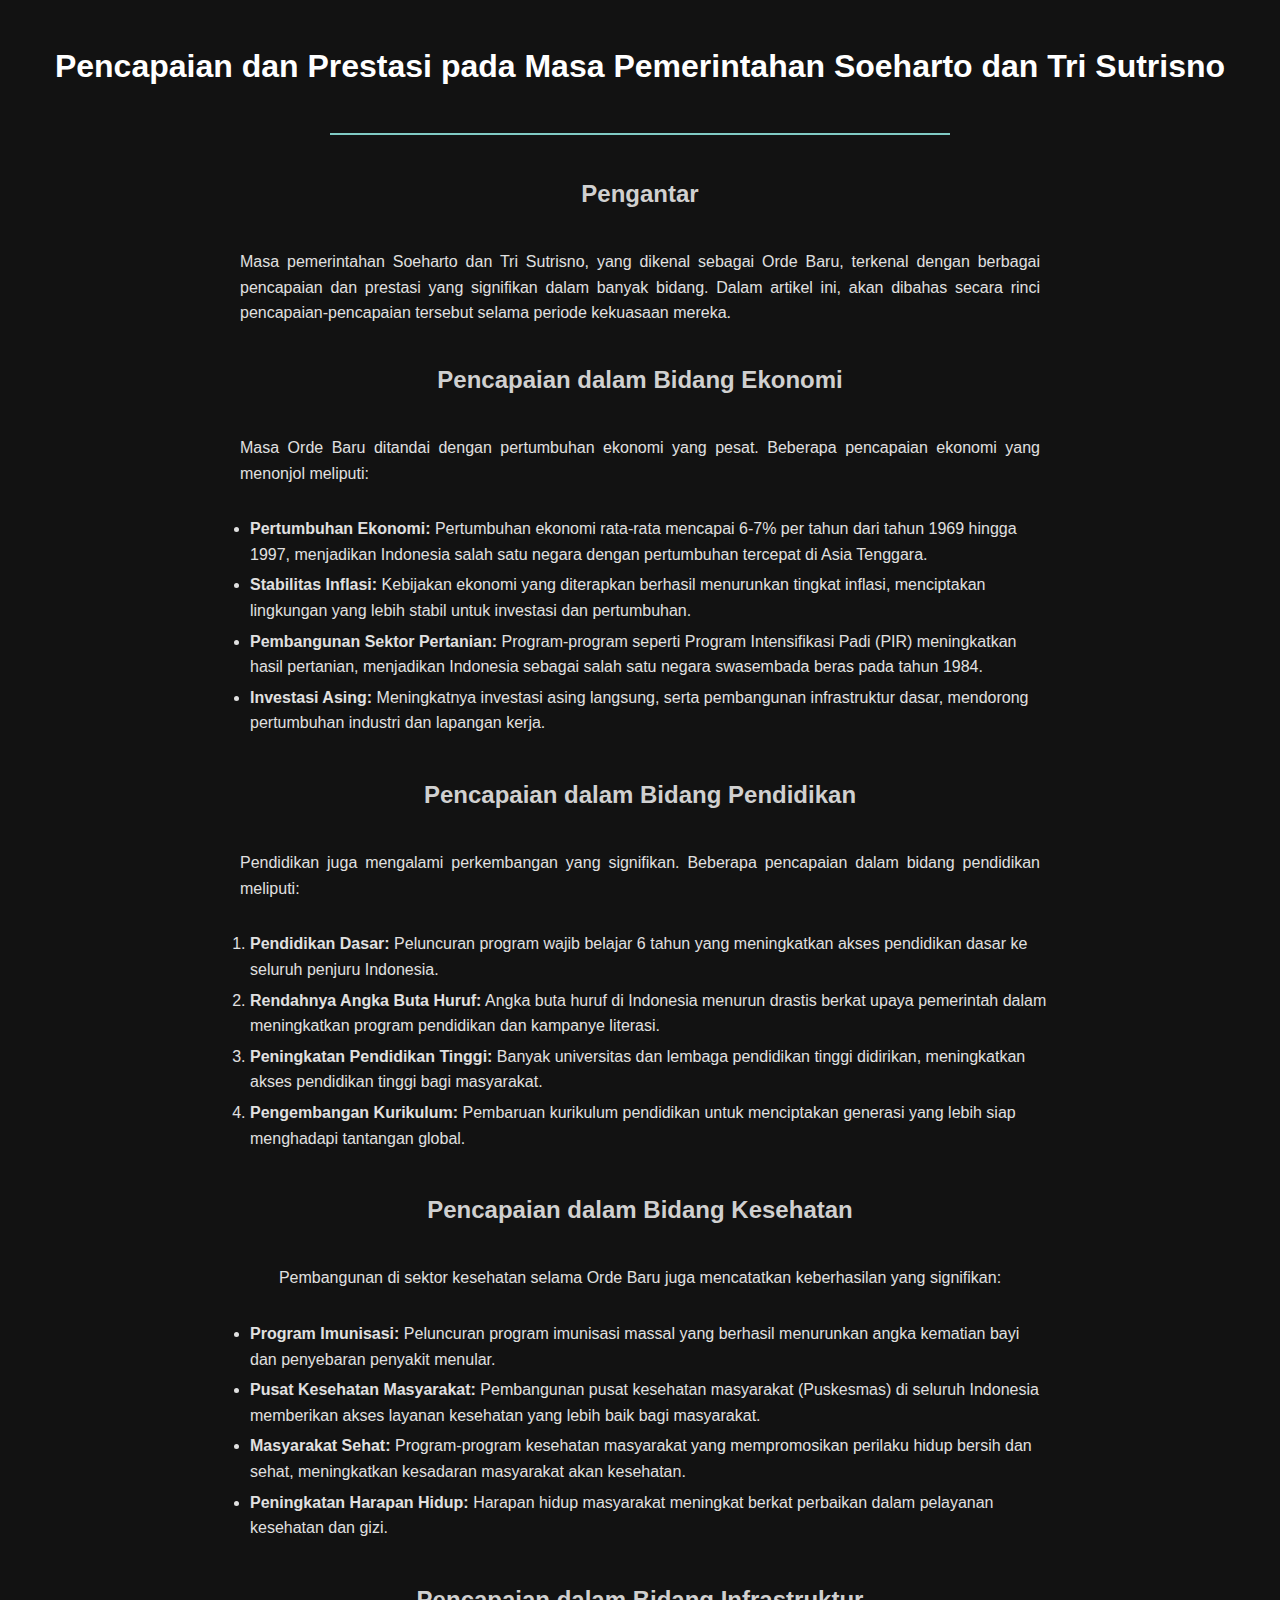
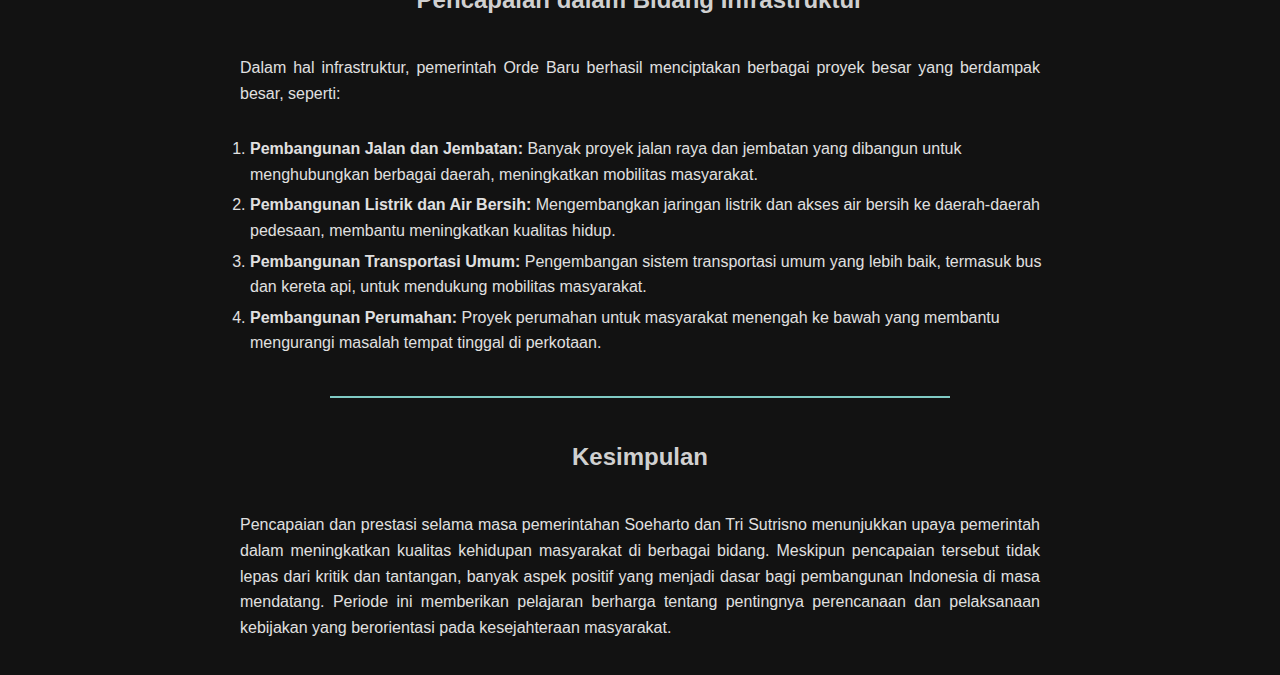
<file: pencapaian.html>
<!DOCTYPE html>
<html lang="id">
<head>
    <meta charset="UTF-8">
    <meta name="viewport" content="width=device-width, initial-scale=1.0">
    <title>Pencapaian dan Prestasi pada Masa Pemerintahan Soeharto dan Tri Sutrisno</title>
    <style>
        body {
          font-family: Arial, sans-serif;
          line-height: 1.6;
          margin: 20px;
          background-color: #121212;
          color: #e0e0e0;
          display: flex;
          flex-direction: column;
          align-items: center;
        }
        h1 {
          color: #ffffff;
          text-align: center;
          margin-bottom: 20px;
        }
        h2 {
          color: #d0d0d0;
          margin-top: 20px;
        }
        h3 {
          color: #80cbc4;
        }
        p {
          margin-bottom: 15px;
          text-align: justify;
          max-width: 800px;
        }
        ul, ol {
          margin: 15px 0;
          padding-left: 20px;
          max-width: 800px;
        }
        li {
          margin-bottom: 5px;
        }
        .image-container {
          text-align: center;
          margin: 20px 0;
        }
        .image-container img {
          max-width: 100%;
          height: auto;
        }
        .separator {
          height: 2px;
          background: #80cbc4;
          margin: 20px 0;
          width: 50%;
        }
        @media (max-width: 600px) {
          h1, h2, p {
            font-size: 1em;
          }
        }
      </style>
</head>
<body>
    <h1>Pencapaian dan Prestasi pada Masa Pemerintahan Soeharto dan Tri Sutrisno</h1>

    <div class="separator"></div>

    <h2>Pengantar</h2>
    <p>Masa pemerintahan Soeharto dan Tri Sutrisno, yang dikenal sebagai Orde Baru, terkenal dengan berbagai pencapaian dan prestasi yang signifikan dalam banyak bidang. Dalam artikel ini, akan dibahas secara rinci pencapaian-pencapaian tersebut selama periode kekuasaan mereka.</p>

    <h2>Pencapaian dalam Bidang Ekonomi</h2>
    <p>Masa Orde Baru ditandai dengan pertumbuhan ekonomi yang pesat. Beberapa pencapaian ekonomi yang menonjol meliputi:</p>
    <ul>
        <li><strong>Pertumbuhan Ekonomi:</strong> Pertumbuhan ekonomi rata-rata mencapai 6-7% per tahun dari tahun 1969 hingga 1997, menjadikan Indonesia salah satu negara dengan pertumbuhan tercepat di Asia Tenggara.</li>
        <li><strong>Stabilitas Inflasi:</strong> Kebijakan ekonomi yang diterapkan berhasil menurunkan tingkat inflasi, menciptakan lingkungan yang lebih stabil untuk investasi dan pertumbuhan.</li>
        <li><strong>Pembangunan Sektor Pertanian:</strong> Program-program seperti Program Intensifikasi Padi (PIR) meningkatkan hasil pertanian, menjadikan Indonesia sebagai salah satu negara swasembada beras pada tahun 1984.</li>
        <li><strong>Investasi Asing:</strong> Meningkatnya investasi asing langsung, serta pembangunan infrastruktur dasar, mendorong pertumbuhan industri dan lapangan kerja.</li>
    </ul>

    <h2>Pencapaian dalam Bidang Pendidikan</h2>
    <p>Pendidikan juga mengalami perkembangan yang signifikan. Beberapa pencapaian dalam bidang pendidikan meliputi:</p>
    <ol>
        <li><strong>Pendidikan Dasar:</strong> Peluncuran program wajib belajar 6 tahun yang meningkatkan akses pendidikan dasar ke seluruh penjuru Indonesia.</li>
        <li><strong>Rendahnya Angka Buta Huruf:</strong> Angka buta huruf di Indonesia menurun drastis berkat upaya pemerintah dalam meningkatkan program pendidikan dan kampanye literasi.</li>
        <li><strong>Peningkatan Pendidikan Tinggi:</strong> Banyak universitas dan lembaga pendidikan tinggi didirikan, meningkatkan akses pendidikan tinggi bagi masyarakat.</li>
        <li><strong>Pengembangan Kurikulum:</strong> Pembaruan kurikulum pendidikan untuk menciptakan generasi yang lebih siap menghadapi tantangan global.</li>
    </ol>

    <h2>Pencapaian dalam Bidang Kesehatan</h2>
    <p>Pembangunan di sektor kesehatan selama Orde Baru juga mencatatkan keberhasilan yang signifikan:</p>
    <ul>
        <li><strong>Program Imunisasi:</strong> Peluncuran program imunisasi massal yang berhasil menurunkan angka kematian bayi dan penyebaran penyakit menular.</li>
        <li><strong>Pusat Kesehatan Masyarakat:</strong> Pembangunan pusat kesehatan masyarakat (Puskesmas) di seluruh Indonesia memberikan akses layanan kesehatan yang lebih baik bagi masyarakat.</li>
        <li><strong>Masyarakat Sehat:</strong> Program-program kesehatan masyarakat yang mempromosikan perilaku hidup bersih dan sehat, meningkatkan kesadaran masyarakat akan kesehatan.</li>
        <li><strong>Peningkatan Harapan Hidup:</strong> Harapan hidup masyarakat meningkat berkat perbaikan dalam pelayanan kesehatan dan gizi.</li>
    </ul>

    <h2>Pencapaian dalam Bidang Infrastruktur</h2>
    <p>Dalam hal infrastruktur, pemerintah Orde Baru berhasil menciptakan berbagai proyek besar yang berdampak besar, seperti:</p>
    <ol>
        <li><strong>Pembangunan Jalan dan Jembatan:</strong> Banyak proyek jalan raya dan jembatan yang dibangun untuk menghubungkan berbagai daerah, meningkatkan mobilitas masyarakat.</li>
        <li><strong>Pembangunan Listrik dan Air Bersih:</strong> Mengembangkan jaringan listrik dan akses air bersih ke daerah-daerah pedesaan, membantu meningkatkan kualitas hidup.</li>
        <li><strong>Pembangunan Transportasi Umum:</strong> Pengembangan sistem transportasi umum yang lebih baik, termasuk bus dan kereta api, untuk mendukung mobilitas masyarakat.</li>
        <li><strong>Pembangunan Perumahan:</strong> Proyek perumahan untuk masyarakat menengah ke bawah yang membantu mengurangi masalah tempat tinggal di perkotaan.</li>
    </ol>

    <div class="separator"></div>

    <h2>Kesimpulan</h2>
    <p>Pencapaian dan prestasi selama masa pemerintahan Soeharto dan Tri Sutrisno menunjukkan upaya pemerintah dalam meningkatkan kualitas kehidupan masyarakat di berbagai bidang. Meskipun pencapaian tersebut tidak lepas dari kritik dan tantangan, banyak aspek positif yang menjadi dasar bagi pembangunan Indonesia di masa mendatang. Periode ini memberikan pelajaran berharga tentang pentingnya perencanaan dan pelaksanaan kebijakan yang berorientasi pada kesejahteraan masyarakat.</p>

</body>
</html>
</file>
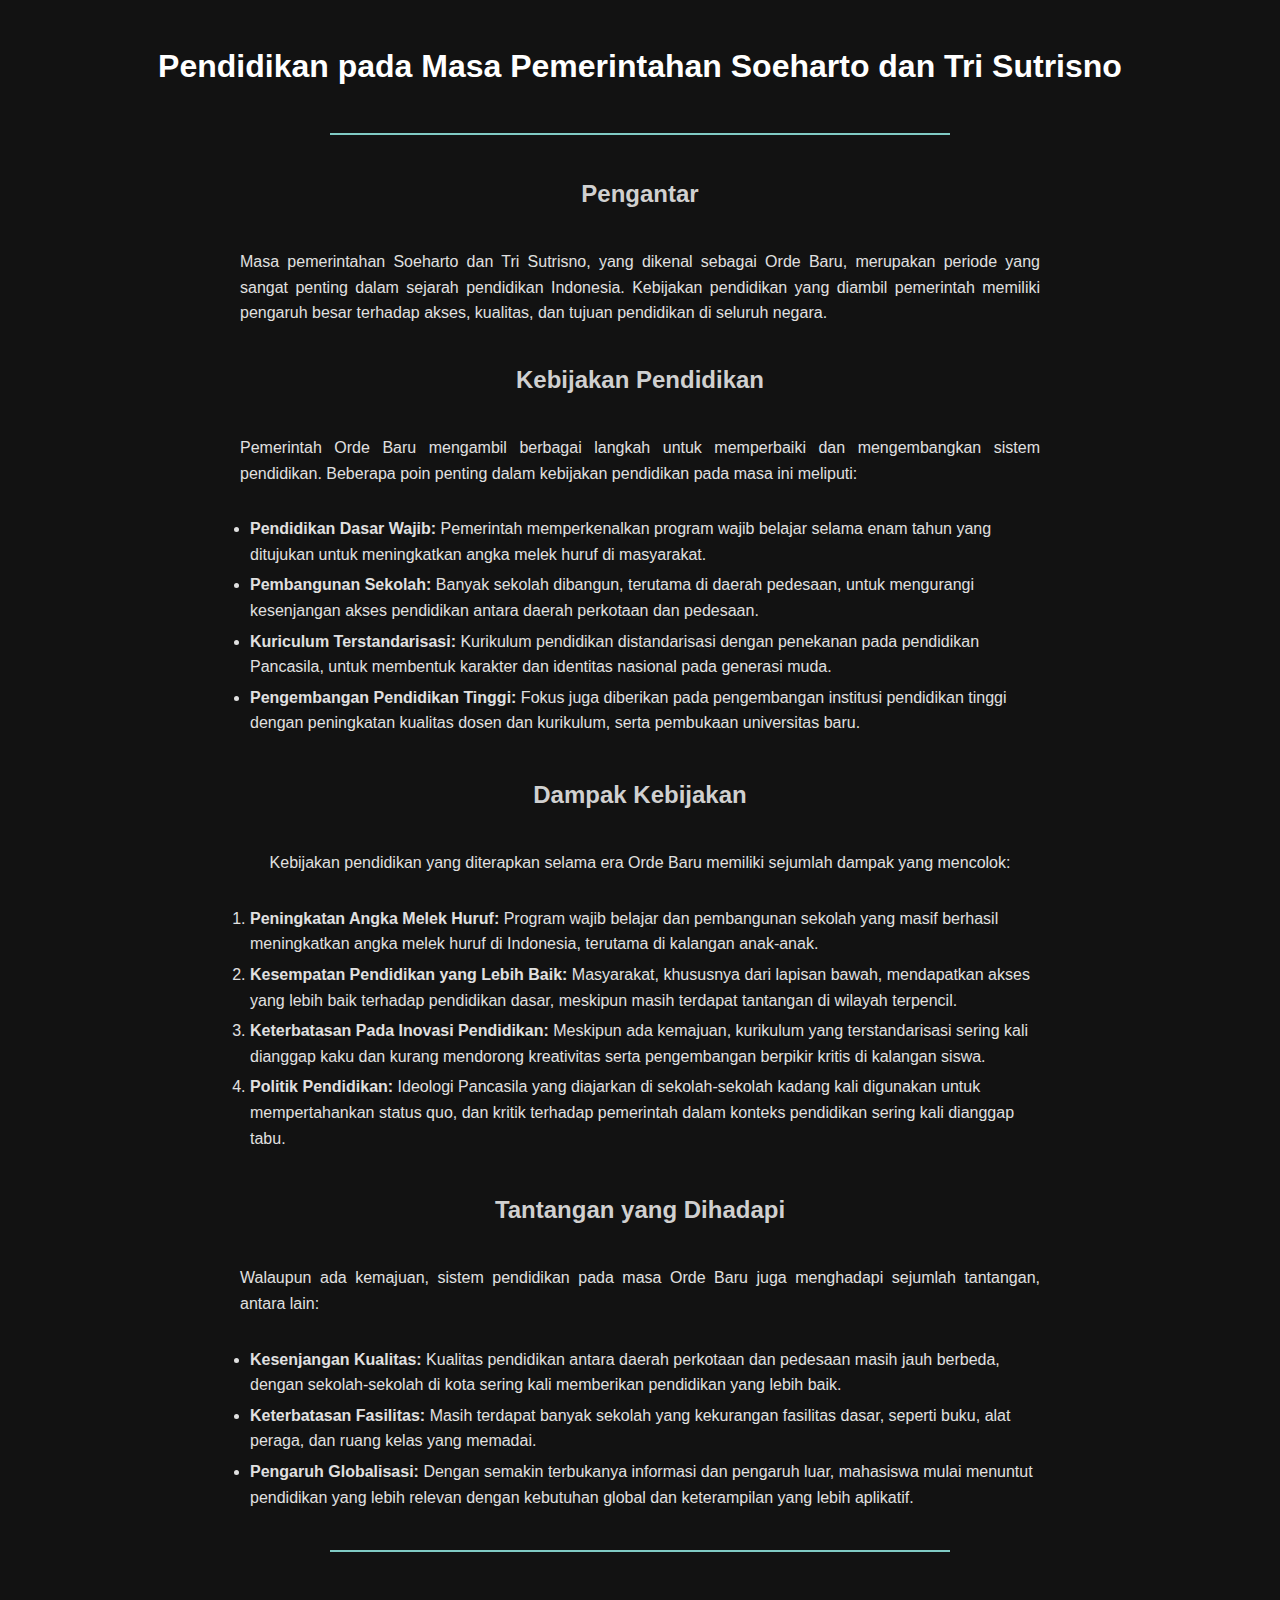
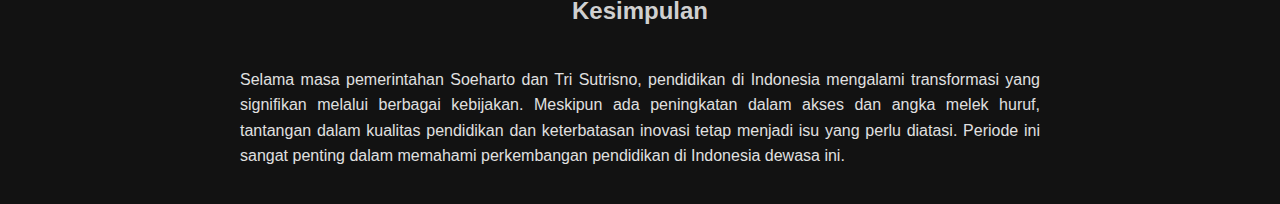
<file: pendidikan.html>
<!DOCTYPE html>
<html lang="id">
<head>
    <meta charset="UTF-8">
    <meta name="viewport" content="width=device-width, initial-scale=1.0">
    <title>Pendidikan pada Masa Pemerintahan Soeharto dan Tri Sutrisno</title>
    <style>
        body {
          font-family: Arial, sans-serif;
          line-height: 1.6;
          margin: 20px;
          background-color: #121212;
          color: #e0e0e0;
          display: flex;
          flex-direction: column;
          align-items: center;
        }
        h1 {
          color: #ffffff;
          text-align: center;
          margin-bottom: 20px;
        }
        h2 {
          color: #d0d0d0;
          margin-top: 20px;
        }
        h3 {
          color: #80cbc4;
        }
        p {
          margin-bottom: 15px;
          text-align: justify;
          max-width: 800px;
        }
        ul, ol {
          margin: 15px 0;
          padding-left: 20px;
          max-width: 800px;
        }
        li {
          margin-bottom: 5px;
        }
        .image-container {
          text-align: center;
          margin: 20px 0;
        }
        .image-container img {
          max-width: 100%;
          height: auto;
        }
        .separator {
          height: 2px;
          background: #80cbc4;
          margin: 20px 0;
          width: 50%;
        }
        @media (max-width: 600px) {
          h1, h2, p {
            font-size: 1em;
          }
        }
      </style>
</head>
<body>
    <h1>Pendidikan pada Masa Pemerintahan Soeharto dan Tri Sutrisno</h1>

    <div class="separator"></div>

    <h2>Pengantar</h2>
    <p>Masa pemerintahan Soeharto dan Tri Sutrisno, yang dikenal sebagai Orde Baru, merupakan periode yang sangat penting dalam sejarah pendidikan Indonesia. Kebijakan pendidikan yang diambil pemerintah memiliki pengaruh besar terhadap akses, kualitas, dan tujuan pendidikan di seluruh negara.</p>

    <h2>Kebijakan Pendidikan</h2>
    <p>Pemerintah Orde Baru mengambil berbagai langkah untuk memperbaiki dan mengembangkan sistem pendidikan. Beberapa poin penting dalam kebijakan pendidikan pada masa ini meliputi:</p>
    <ul>
        <li><strong>Pendidikan Dasar Wajib:</strong> Pemerintah memperkenalkan program wajib belajar selama enam tahun yang ditujukan untuk meningkatkan angka melek huruf di masyarakat.</li>
        <li><strong>Pembangunan Sekolah:</strong> Banyak sekolah dibangun, terutama di daerah pedesaan, untuk mengurangi kesenjangan akses pendidikan antara daerah perkotaan dan pedesaan.</li>
        <li><strong>Kuriculum Terstandarisasi:</strong> Kurikulum pendidikan distandarisasi dengan penekanan pada pendidikan Pancasila, untuk membentuk karakter dan identitas nasional pada generasi muda.</li>
        <li><strong>Pengembangan Pendidikan Tinggi:</strong> Fokus juga diberikan pada pengembangan institusi pendidikan tinggi dengan peningkatan kualitas dosen dan kurikulum, serta pembukaan universitas baru.</li>
    </ul>

    <h2>Dampak Kebijakan</h2>
    <p>Kebijakan pendidikan yang diterapkan selama era Orde Baru memiliki sejumlah dampak yang mencolok:</p>
    <ol>
        <li><strong>Peningkatan Angka Melek Huruf:</strong> Program wajib belajar dan pembangunan sekolah yang masif berhasil meningkatkan angka melek huruf di Indonesia, terutama di kalangan anak-anak.</li>
        <li><strong>Kesempatan Pendidikan yang Lebih Baik:</strong> Masyarakat, khususnya dari lapisan bawah, mendapatkan akses yang lebih baik terhadap pendidikan dasar, meskipun masih terdapat tantangan di wilayah terpencil.</li>
        <li><strong>Keterbatasan Pada Inovasi Pendidikan:</strong> Meskipun ada kemajuan, kurikulum yang terstandarisasi sering kali dianggap kaku dan kurang mendorong kreativitas serta pengembangan berpikir kritis di kalangan siswa.</li>
        <li><strong>Politik Pendidikan:</strong> Ideologi Pancasila yang diajarkan di sekolah-sekolah kadang kali digunakan untuk mempertahankan status quo, dan kritik terhadap pemerintah dalam konteks pendidikan sering kali dianggap tabu.</li>
    </ol>

    <h2>Tantangan yang Dihadapi</h2>
    <p>Walaupun ada kemajuan, sistem pendidikan pada masa Orde Baru juga menghadapi sejumlah tantangan, antara lain:</p>
    <ul>
        <li><strong>Kesenjangan Kualitas:</strong> Kualitas pendidikan antara daerah perkotaan dan pedesaan masih jauh berbeda, dengan sekolah-sekolah di kota sering kali memberikan pendidikan yang lebih baik.</li>
        <li><strong>Keterbatasan Fasilitas:</strong> Masih terdapat banyak sekolah yang kekurangan fasilitas dasar, seperti buku, alat peraga, dan ruang kelas yang memadai.</li>
        <li><strong>Pengaruh Globalisasi:</strong> Dengan semakin terbukanya informasi dan pengaruh luar, mahasiswa mulai menuntut pendidikan yang lebih relevan dengan kebutuhan global dan keterampilan yang lebih aplikatif.</li>
    </ul>

    <div class="separator"></div>

    <h2>Kesimpulan</h2>
    <p>Selama masa pemerintahan Soeharto dan Tri Sutrisno, pendidikan di Indonesia mengalami transformasi yang signifikan melalui berbagai kebijakan. Meskipun ada peningkatan dalam akses dan angka melek huruf, tantangan dalam kualitas pendidikan dan keterbatasan inovasi tetap menjadi isu yang perlu diatasi. Periode ini sangat penting dalam memahami perkembangan pendidikan di Indonesia dewasa ini.</p>

</body>
</html>
</file>
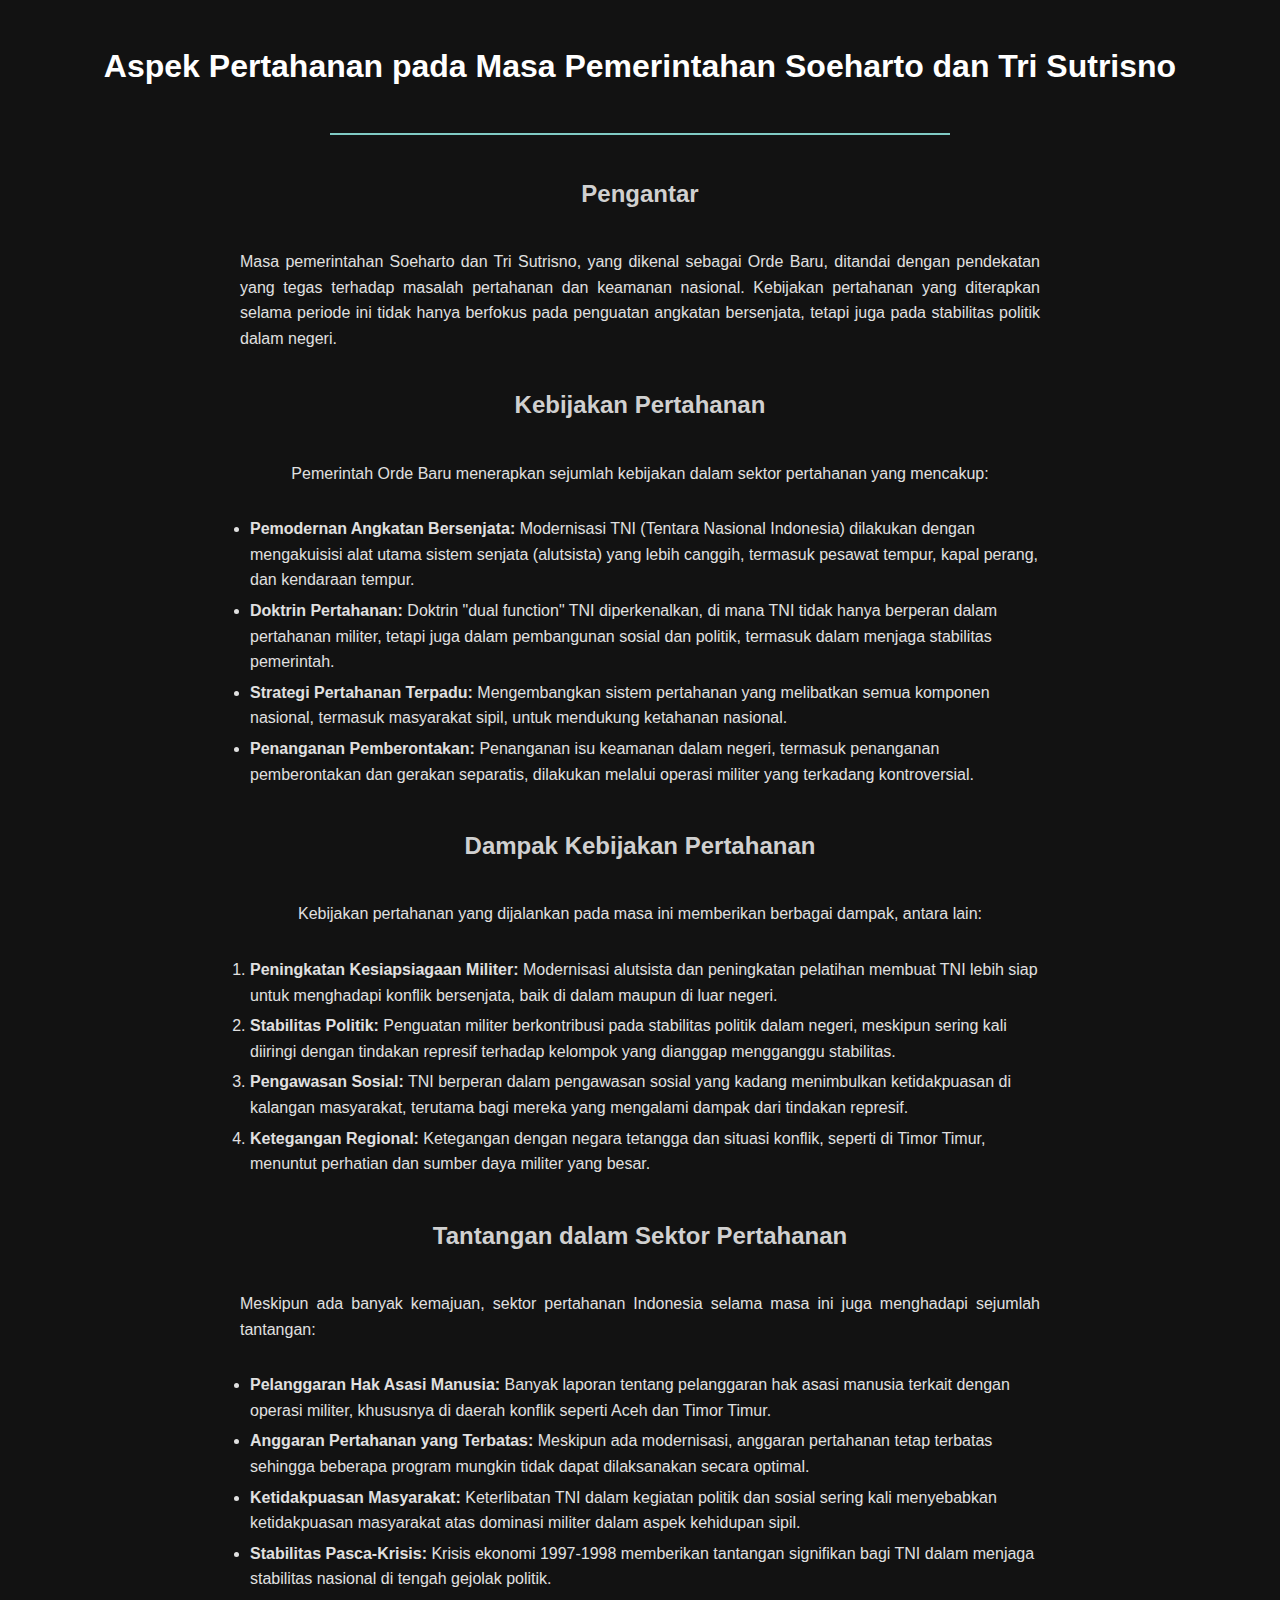
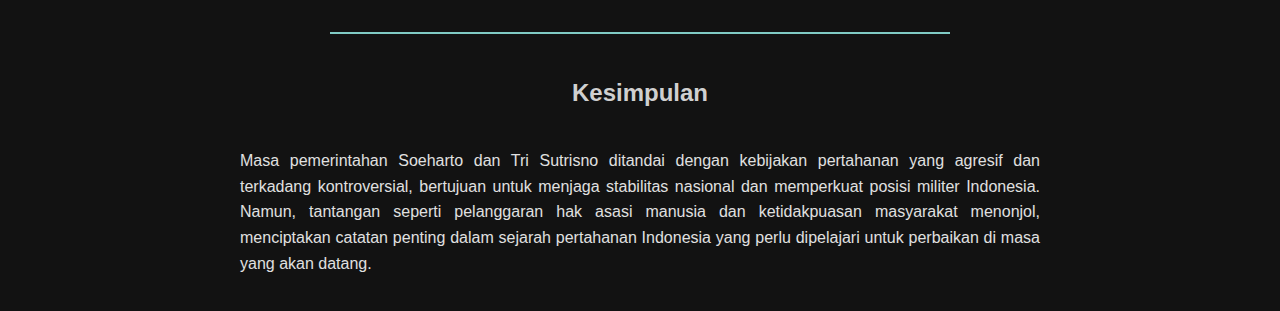
<file: pertahanan.html>
<!DOCTYPE html>
<html lang="id">
<head>
    <meta charset="UTF-8">
    <meta name="viewport" content="width=device-width, initial-scale=1.0">
    <title>Aspek Pertahanan pada Masa Pemerintahan Soeharto dan Tri Sutrisno</title>
    <style>
        body {
          font-family: Arial, sans-serif;
          line-height: 1.6;
          margin: 20px;
          background-color: #121212;
          color: #e0e0e0;
          display: flex;
          flex-direction: column;
          align-items: center;
        }
        h1 {
          color: #ffffff;
          text-align: center;
          margin-bottom: 20px;
        }
        h2 {
          color: #d0d0d0;
          margin-top: 20px;
        }
        h3 {
          color: #80cbc4;
        }
        p {
          margin-bottom: 15px;
          text-align: justify;
          max-width: 800px;
        }
        ul, ol {
          margin: 15px 0;
          padding-left: 20px;
          max-width: 800px;
        }
        li {
          margin-bottom: 5px;
        }
        .image-container {
          text-align: center;
          margin: 20px 0;
        }
        .image-container img {
          max-width: 100%;
          height: auto;
        }
        .separator {
          height: 2px;
          background: #80cbc4;
          margin: 20px 0;
          width: 50%;
        }
        @media (max-width: 600px) {
          h1, h2, p {
            font-size: 1em;
          }
        }
      </style>
</head>
<body>
    <h1>Aspek Pertahanan pada Masa Pemerintahan Soeharto dan Tri Sutrisno</h1>

    <div class="separator"></div>

    <h2>Pengantar</h2>
    <p>Masa pemerintahan Soeharto dan Tri Sutrisno, yang dikenal sebagai Orde Baru, ditandai dengan pendekatan yang tegas terhadap masalah pertahanan dan keamanan nasional. Kebijakan pertahanan yang diterapkan selama periode ini tidak hanya berfokus pada penguatan angkatan bersenjata, tetapi juga pada stabilitas politik dalam negeri.</p>

    <h2>Kebijakan Pertahanan</h2>
    <p>Pemerintah Orde Baru menerapkan sejumlah kebijakan dalam sektor pertahanan yang mencakup:</p>
    <ul>
        <li><strong>Pemodernan Angkatan Bersenjata:</strong> Modernisasi TNI (Tentara Nasional Indonesia) dilakukan dengan mengakuisisi alat utama sistem senjata (alutsista) yang lebih canggih, termasuk pesawat tempur, kapal perang, dan kendaraan tempur.</li>
        <li><strong>Doktrin Pertahanan:</strong> Doktrin "dual function" TNI diperkenalkan, di mana TNI tidak hanya berperan dalam pertahanan militer, tetapi juga dalam pembangunan sosial dan politik, termasuk dalam menjaga stabilitas pemerintah.</li>
        <li><strong>Strategi Pertahanan Terpadu:</strong> Mengembangkan sistem pertahanan yang melibatkan semua komponen nasional, termasuk masyarakat sipil, untuk mendukung ketahanan nasional.</li>
        <li><strong>Penanganan Pemberontakan:</strong> Penanganan isu keamanan dalam negeri, termasuk penanganan pemberontakan dan gerakan separatis, dilakukan melalui operasi militer yang terkadang kontroversial.</li>
    </ul>

    <h2>Dampak Kebijakan Pertahanan</h2>
    <p>Kebijakan pertahanan yang dijalankan pada masa ini memberikan berbagai dampak, antara lain:</p>
    <ol>
        <li><strong>Peningkatan Kesiapsiagaan Militer:</strong> Modernisasi alutsista dan peningkatan pelatihan membuat TNI lebih siap untuk menghadapi konflik bersenjata, baik di dalam maupun di luar negeri.</li>
        <li><strong>Stabilitas Politik:</strong> Penguatan militer berkontribusi pada stabilitas politik dalam negeri, meskipun sering kali diiringi dengan tindakan represif terhadap kelompok yang dianggap mengganggu stabilitas.</li>
        <li><strong>Pengawasan Sosial:</strong> TNI berperan dalam pengawasan sosial yang kadang menimbulkan ketidakpuasan di kalangan masyarakat, terutama bagi mereka yang mengalami dampak dari tindakan represif.</li>
        <li><strong>Ketegangan Regional:</strong> Ketegangan dengan negara tetangga dan situasi konflik, seperti di Timor Timur, menuntut perhatian dan sumber daya militer yang besar.</li>
    </ol>

    <h2>Tantangan dalam Sektor Pertahanan</h2>
    <p>Meskipun ada banyak kemajuan, sektor pertahanan Indonesia selama masa ini juga menghadapi sejumlah tantangan:</p>
    <ul>
        <li><strong>Pelanggaran Hak Asasi Manusia:</strong> Banyak laporan tentang pelanggaran hak asasi manusia terkait dengan operasi militer, khususnya di daerah konflik seperti Aceh dan Timor Timur.</li>
        <li><strong>Anggaran Pertahanan yang Terbatas:</strong> Meskipun ada modernisasi, anggaran pertahanan tetap terbatas sehingga beberapa program mungkin tidak dapat dilaksanakan secara optimal.</li>
        <li><strong>Ketidakpuasan Masyarakat:</strong> Keterlibatan TNI dalam kegiatan politik dan sosial sering kali menyebabkan ketidakpuasan masyarakat atas dominasi militer dalam aspek kehidupan sipil.</li>
        <li><strong>Stabilitas Pasca-Krisis:</strong> Krisis ekonomi 1997-1998 memberikan tantangan signifikan bagi TNI dalam menjaga stabilitas nasional di tengah gejolak politik.</li>
    </ul>

    <div class="separator"></div>

    <h2>Kesimpulan</h2>
    <p>Masa pemerintahan Soeharto dan Tri Sutrisno ditandai dengan kebijakan pertahanan yang agresif dan terkadang kontroversial, bertujuan untuk menjaga stabilitas nasional dan memperkuat posisi militer Indonesia. Namun, tantangan seperti pelanggaran hak asasi manusia dan ketidakpuasan masyarakat menonjol, menciptakan catatan penting dalam sejarah pertahanan Indonesia yang perlu dipelajari untuk perbaikan di masa yang akan datang.</p>

</body>
</html>
</file>
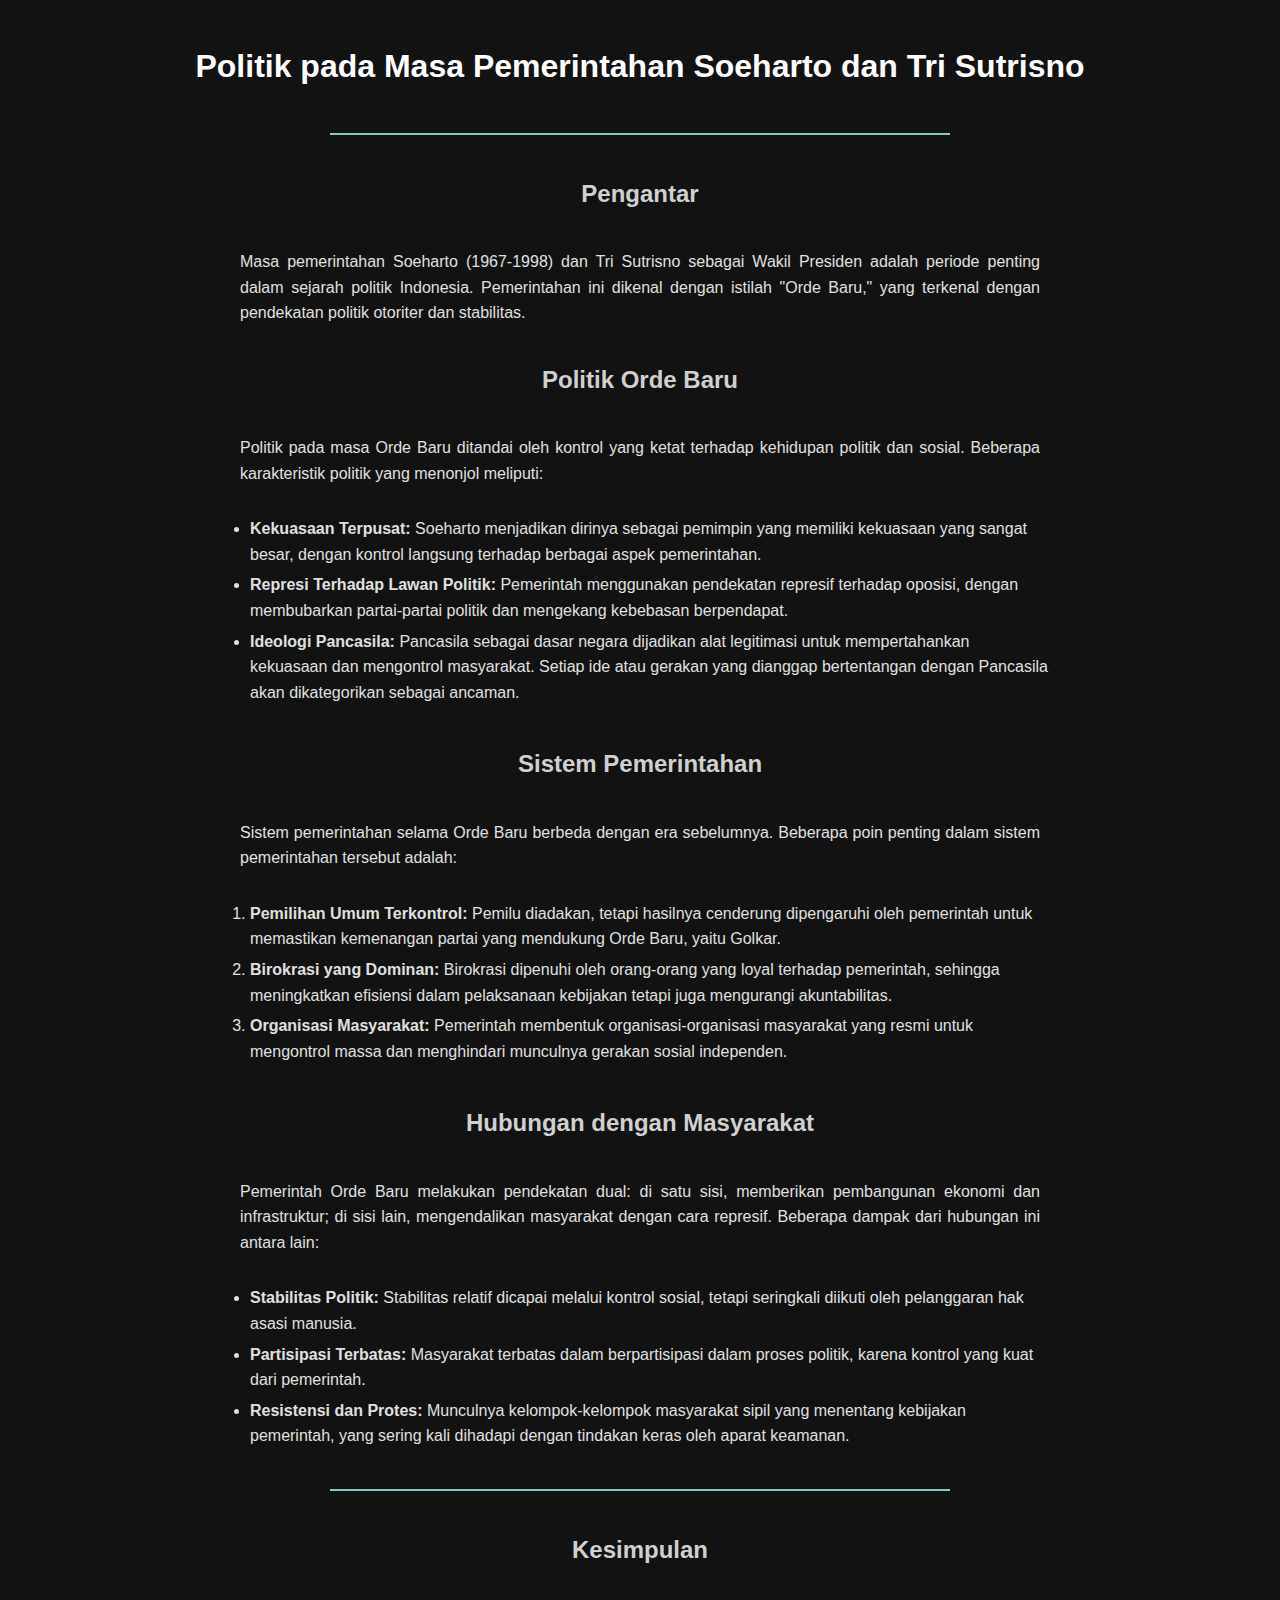
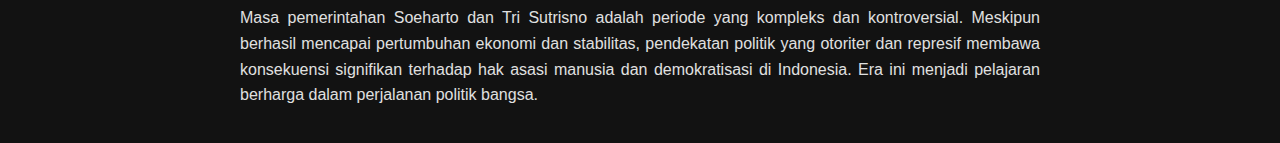
<file: politik.html>
<!DOCTYPE html>
<html lang="id">
<head>
    <meta charset="UTF-8">
    <meta name="viewport" content="width=device-width, initial-scale=1.0">
    <title>Politik pada Masa Pemerintahan Soeharto dan Tri Sutrisno</title>
    <style>
        body {
          font-family: Arial, sans-serif;
          line-height: 1.6;
          margin: 20px;
          background-color: #121212;
          color: #e0e0e0;
          display: flex;
          flex-direction: column;
          align-items: center;
        }
        h1 {
          color: #ffffff;
          text-align: center;
          margin-bottom: 20px;
        }
        h2 {
          color: #d0d0d0;
          margin-top: 20px;
        }
        h3 {
          color: #80cbc4;
        }
        p {
          margin-bottom: 15px;
          text-align: justify;
          max-width: 800px;
        }
        ul, ol {
          margin: 15px 0;
          padding-left: 20px;
          max-width: 800px;
        }
        li {
          margin-bottom: 5px;
        }
        .image-container {
          text-align: center;
          margin: 20px 0;
        }
        .image-container img {
          max-width: 100%;
          height: auto;
        }
        .separator {
          height: 2px;
          background: #80cbc4;
          margin: 20px 0;
          width: 50%;
        }
        @media (max-width: 600px) {
          h1, h2, p {
            font-size: 1em;
          }
        }
      </style>
</head>
<body>
    <h1>Politik pada Masa Pemerintahan Soeharto dan Tri Sutrisno</h1>

    <div class="separator"></div>

    <h2>Pengantar</h2>
    <p>Masa pemerintahan Soeharto (1967-1998) dan Tri Sutrisno sebagai Wakil Presiden adalah periode penting dalam sejarah politik Indonesia. Pemerintahan ini dikenal dengan istilah "Orde Baru," yang terkenal dengan pendekatan politik otoriter dan stabilitas.</p>

    <h2>Politik Orde Baru</h2>
    <p>Politik pada masa Orde Baru ditandai oleh kontrol yang ketat terhadap kehidupan politik dan sosial. Beberapa karakteristik politik yang menonjol meliputi:</p>
    <ul>
        <li><strong>Kekuasaan Terpusat:</strong> Soeharto menjadikan dirinya sebagai pemimpin yang memiliki kekuasaan yang sangat besar, dengan kontrol langsung terhadap berbagai aspek pemerintahan.</li>
        <li><strong>Represi Terhadap Lawan Politik:</strong> Pemerintah menggunakan pendekatan represif terhadap oposisi, dengan membubarkan partai-partai politik dan mengekang kebebasan berpendapat.</li>
        <li><strong>Ideologi Pancasila:</strong> Pancasila sebagai dasar negara dijadikan alat legitimasi untuk mempertahankan kekuasaan dan mengontrol masyarakat. Setiap ide atau gerakan yang dianggap bertentangan dengan Pancasila akan dikategorikan sebagai ancaman.</li>
    </ul>

    <h2>Sistem Pemerintahan</h2>
    <p>Sistem pemerintahan selama Orde Baru berbeda dengan era sebelumnya. Beberapa poin penting dalam sistem pemerintahan tersebut adalah:</p>
    <ol>
        <li><strong>Pemilihan Umum Terkontrol:</strong> Pemilu diadakan, tetapi hasilnya cenderung dipengaruhi oleh pemerintah untuk memastikan kemenangan partai yang mendukung Orde Baru, yaitu Golkar.</li>
        <li><strong>Birokrasi yang Dominan:</strong> Birokrasi dipenuhi oleh orang-orang yang loyal terhadap pemerintah, sehingga meningkatkan efisiensi dalam pelaksanaan kebijakan tetapi juga mengurangi akuntabilitas.</li>
        <li><strong>Organisasi Masyarakat:</strong> Pemerintah membentuk organisasi-organisasi masyarakat yang resmi untuk mengontrol massa dan menghindari munculnya gerakan sosial independen.</li>
    </ol>

    <h2>Hubungan dengan Masyarakat</h2>
    <p>Pemerintah Orde Baru melakukan pendekatan dual: di satu sisi, memberikan pembangunan ekonomi dan infrastruktur; di sisi lain, mengendalikan masyarakat dengan cara represif. Beberapa dampak dari hubungan ini antara lain:</p>
    <ul>
        <li><strong>Stabilitas Politik:</strong> Stabilitas relatif dicapai melalui kontrol sosial, tetapi seringkali diikuti oleh pelanggaran hak asasi manusia.</li>
        <li><strong>Partisipasi Terbatas:</strong> Masyarakat terbatas dalam berpartisipasi dalam proses politik, karena kontrol yang kuat dari pemerintah.</li>
        <li><strong>Resistensi dan Protes:</strong> Munculnya kelompok-kelompok masyarakat sipil yang menentang kebijakan pemerintah, yang sering kali dihadapi dengan tindakan keras oleh aparat keamanan.</li>
    </ul>

    <div class="separator"></div>

    <h2>Kesimpulan</h2>
    <p>Masa pemerintahan Soeharto dan Tri Sutrisno adalah periode yang kompleks dan kontroversial. Meskipun berhasil mencapai pertumbuhan ekonomi dan stabilitas, pendekatan politik yang otoriter dan represif membawa konsekuensi signifikan terhadap hak asasi manusia dan demokratisasi di Indonesia. Era ini menjadi pelajaran berharga dalam perjalanan politik bangsa.</p>

    
</body>
</html>
</file>
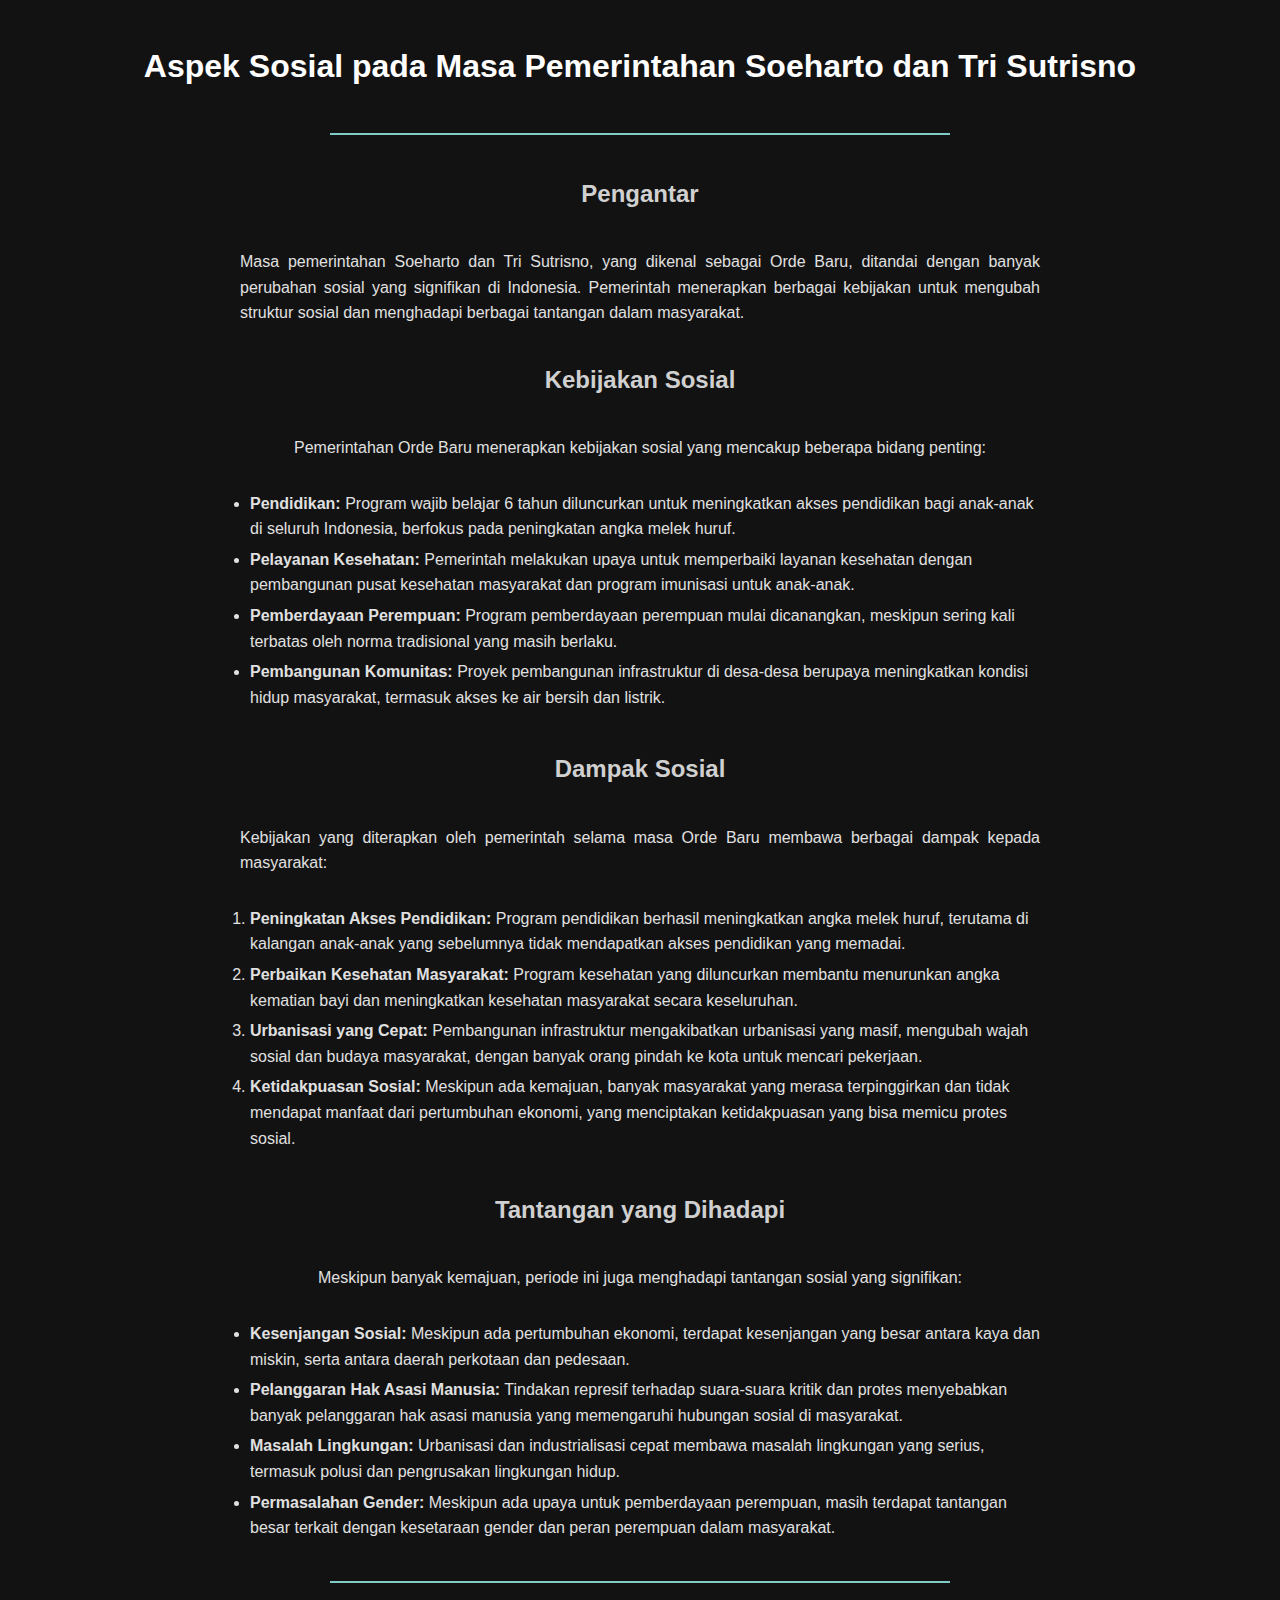
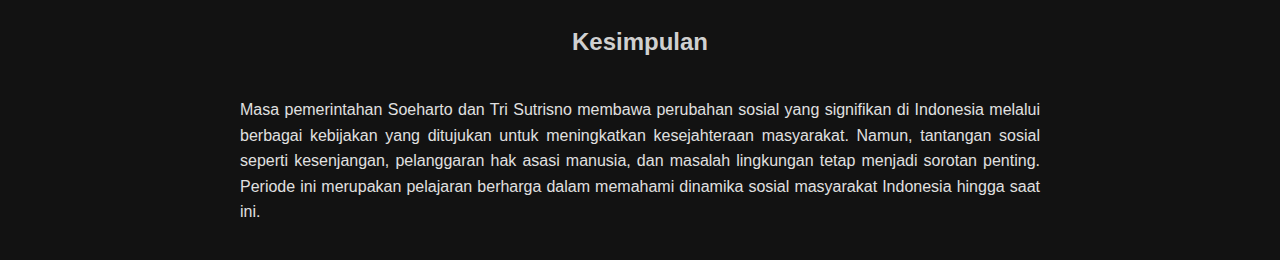
<file: sosial.html>
<!DOCTYPE html>
<html lang="id">
<head>
    <meta charset="UTF-8">
    <meta name="viewport" content="width=device-width, initial-scale=1.0">
    <title>Aspek Sosial pada Masa Pemerintahan Soeharto dan Tri Sutrisno</title>
    <style>
        body {
          font-family: Arial, sans-serif;
          line-height: 1.6;
          margin: 20px;
          background-color: #121212;
          color: #e0e0e0;
          display: flex;
          flex-direction: column;
          align-items: center;
        }
        h1 {
          color: #ffffff;
          text-align: center;
          margin-bottom: 20px;
        }
        h2 {
          color: #d0d0d0;
          margin-top: 20px;
        }
        h3 {
          color: #80cbc4;
        }
        p {
          margin-bottom: 15px;
          text-align: justify;
          max-width: 800px;
        }
        ul, ol {
          margin: 15px 0;
          padding-left: 20px;
          max-width: 800px;
        }
        li {
          margin-bottom: 5px;
        }
        .image-container {
          text-align: center;
          margin: 20px 0;
        }
        .image-container img {
          max-width: 100%;
          height: auto;
        }
        .separator {
          height: 2px;
          background: #80cbc4;
          margin: 20px 0;
          width: 50%;
        }
        @media (max-width: 600px) {
          h1, h2, p {
            font-size: 1em;
          }
        }
      </style>
</head>
<body>
    <h1>Aspek Sosial pada Masa Pemerintahan Soeharto dan Tri Sutrisno</h1>

    <div class="separator"></div>

    <h2>Pengantar</h2>
    <p>Masa pemerintahan Soeharto dan Tri Sutrisno, yang dikenal sebagai Orde Baru, ditandai dengan banyak perubahan sosial yang signifikan di Indonesia. Pemerintah menerapkan berbagai kebijakan untuk mengubah struktur sosial dan menghadapi berbagai tantangan dalam masyarakat.</p>

    <h2>Kebijakan Sosial</h2>
    <p>Pemerintahan Orde Baru menerapkan kebijakan sosial yang mencakup beberapa bidang penting:</p>
    <ul>
        <li><strong>Pendidikan:</strong> Program wajib belajar 6 tahun diluncurkan untuk meningkatkan akses pendidikan bagi anak-anak di seluruh Indonesia, berfokus pada peningkatan angka melek huruf.</li>
        <li><strong>Pelayanan Kesehatan:</strong> Pemerintah melakukan upaya untuk memperbaiki layanan kesehatan dengan pembangunan pusat kesehatan masyarakat dan program imunisasi untuk anak-anak.</li>
        <li><strong>Pemberdayaan Perempuan:</strong> Program pemberdayaan perempuan mulai dicanangkan, meskipun sering kali terbatas oleh norma tradisional yang masih berlaku.</li>
        <li><strong>Pembangunan Komunitas:</strong> Proyek pembangunan infrastruktur di desa-desa berupaya meningkatkan kondisi hidup masyarakat, termasuk akses ke air bersih dan listrik.</li>
    </ul>

    <h2>Dampak Sosial</h2>
    <p>Kebijakan yang diterapkan oleh pemerintah selama masa Orde Baru membawa berbagai dampak kepada masyarakat:</p>
    <ol>
        <li><strong>Peningkatan Akses Pendidikan:</strong> Program pendidikan berhasil meningkatkan angka melek huruf, terutama di kalangan anak-anak yang sebelumnya tidak mendapatkan akses pendidikan yang memadai.</li>
        <li><strong>Perbaikan Kesehatan Masyarakat:</strong> Program kesehatan yang diluncurkan membantu menurunkan angka kematian bayi dan meningkatkan kesehatan masyarakat secara keseluruhan.</li>
        <li><strong>Urbanisasi yang Cepat:</strong> Pembangunan infrastruktur mengakibatkan urbanisasi yang masif, mengubah wajah sosial dan budaya masyarakat, dengan banyak orang pindah ke kota untuk mencari pekerjaan.</li>
        <li><strong>Ketidakpuasan Sosial:</strong> Meskipun ada kemajuan, banyak masyarakat yang merasa terpinggirkan dan tidak mendapat manfaat dari pertumbuhan ekonomi, yang menciptakan ketidakpuasan yang bisa memicu protes sosial.</li>
    </ol>

    <h2>Tantangan yang Dihadapi</h2>
    <p>Meskipun banyak kemajuan, periode ini juga menghadapi tantangan sosial yang signifikan:</p>
    <ul>
        <li><strong>Kesenjangan Sosial:</strong> Meskipun ada pertumbuhan ekonomi, terdapat kesenjangan yang besar antara kaya dan miskin, serta antara daerah perkotaan dan pedesaan.</li>
        <li><strong>Pelanggaran Hak Asasi Manusia:</strong> Tindakan represif terhadap suara-suara kritik dan protes menyebabkan banyak pelanggaran hak asasi manusia yang memengaruhi hubungan sosial di masyarakat.</li>
        <li><strong>Masalah Lingkungan:</strong> Urbanisasi dan industrialisasi cepat membawa masalah lingkungan yang serius, termasuk polusi dan pengrusakan lingkungan hidup.</li>
        <li><strong>Permasalahan Gender:</strong> Meskipun ada upaya untuk pemberdayaan perempuan, masih terdapat tantangan besar terkait dengan kesetaraan gender dan peran perempuan dalam masyarakat.</li>
    </ul>

    <div class="separator"></div>

    <h2>Kesimpulan</h2>
    <p>Masa pemerintahan Soeharto dan Tri Sutrisno membawa perubahan sosial yang signifikan di Indonesia melalui berbagai kebijakan yang ditujukan untuk meningkatkan kesejahteraan masyarakat. Namun, tantangan sosial seperti kesenjangan, pelanggaran hak asasi manusia, dan masalah lingkungan tetap menjadi sorotan penting. Periode ini merupakan pelajaran berharga dalam memahami dinamika sosial masyarakat Indonesia hingga saat ini.</p>

</body>
</html>
</file>
<file: css/style.css>
body {
  font-family: 'Poppins', sans-serif;
  color: #0c0c0c;
  background-color: #ffffff;
  overflow-x: hidden;
}

.layout_padding {
  padding: 90px 0;
}

.layout_padding2 {
  padding: 75px 0;
}

.layout_padding2-top {
  padding-top: 75px;
}

.layout_padding2-bottom {
  padding-bottom: 75px;
}

.layout_padding-top {
  padding-top: 90px;
}

.layout_padding-bottom {
  padding-bottom: 90px;
}

.heading_container {
  display: -webkit-box;
  display: -ms-flexbox;
  display: flex;
  -webkit-box-orient: vertical;
  -webkit-box-direction: normal;
      -ms-flex-direction: column;
          flex-direction: column;
  -webkit-box-align: start;
      -ms-flex-align: start;
          align-items: flex-start;
}

.heading_container h2 {
  position: relative;
  font-weight: bold;
}

.heading_container h2 span {
  color: #2c7873;
}

.heading_container.heading_center {
  -webkit-box-align: center;
      -ms-flex-align: center;
          align-items: center;
  text-align: center;
}

a,
a:hover,
a:focus {
  text-decoration: none;
}

a:hover,
a:focus {
  color: initial;
}

.btn,
.btn:focus {
  outline: none !important;
  -webkit-box-shadow: none;
          box-shadow: none;
}

/*header section*/
.hero_area {
  position: relative;
  min-height: 100vh;
  display: -webkit-box;
  display: -ms-flexbox;
  display: flex;
  -webkit-box-orient: vertical;
  -webkit-box-direction: normal;
      -ms-flex-direction: column;
          flex-direction: column;
}

.hero_area .hero_bg_box {
  position: absolute;
  top: 0;
  left: 0;
  width: 100%;
  height: 100%;
  overflow: hidden;
  z-index: -1;
}

.hero_area .hero_bg_box img {
  width: auto;
  height: auto;
  min-width: 100%;
  min-height: 100%;
}

.hero_area .hero_bg_box::before {
  content: "";
  position: absolute;
  top: 0;
  left: 0;
  width: 100%;
  height: 100%;
  background: -webkit-gradient(linear, left top, right top, from(rgba(0, 0, 0, 0.9)), to(rgba(0, 0, 0, 0.7)));
  background: linear-gradient(to right, rgba(0, 0, 0, 0.9), rgba(0, 0, 0, 0.7));
}

.sub_page .hero_area {
  min-height: auto;
}

.header_section .header_top {
  border-bottom: none; 
  margin: 0;
  padding-top: 0;
}

.header_section .header_top .header_top_container {
  display: -webkit-box;
  display: -ms-flexbox;
  display: flex;
  -webkit-box-pack: justify;
      -ms-flex-pack: justify;
          justify-content: space-between;
  -webkit-box-align: center;
      -ms-flex-align: center;
          align-items: center;
}

.header_section .header_top .contact_nav {
  display: -webkit-box;
  display: -ms-flexbox;
  display: flex;
  -webkit-box-pack: justify;
      -ms-flex-pack: justify;
          justify-content: space-between;
  -webkit-box-flex: 1;
      -ms-flex: 1;
          flex: 1;
}

.header_section .header_top .contact_nav a {
  color: #ffffff;
  display: -webkit-box;
  display: -ms-flexbox;
  display: flex;
  -webkit-box-align: center;
      -ms-flex-align: center;
          align-items: center;
  -webkit-box-pack: center;
      -ms-flex-pack: center;
          justify-content: center;
}

.header_section .header_top .contact_nav a i {
  margin-right: 5px;
  background-color: #159ec0;
  width: 35px;
  height: 35px;
  display: -webkit-box;
  display: -ms-flexbox;
  display: flex;
  -webkit-box-pack: center;
      -ms-flex-pack: center;
          justify-content: center;
  -webkit-box-align: center;
      -ms-flex-align: center;
          align-items: center;
  color: #ffffff;
  border-radius: 100%;
}

.header_section .header_top .contact_nav a:hover i {
  background-color: #2c7873;
}

.header_section .header_top .social_box {
  display: -webkit-box;
  display: -ms-flexbox;
  display: flex;
  -webkit-box-pack: end;
      -ms-flex-pack: end;
          justify-content: flex-end;
  min-width: 200px;
}

.header_section .header_top .social_box a i {
  margin-right: 5px;
  background-color: #159ec0;
  width: 28px;
  height: 28px;
  display: -webkit-box;
  display: -ms-flexbox;
  display: flex;
  -webkit-box-pack: center;
      -ms-flex-pack: center;
          justify-content: center;
  -webkit-box-align: center;
      -ms-flex-align: center;
          align-items: center;
  color: #ffffff;
  border-radius: 100%;
}

.header_section .header_top .social_box a:hover i {
  background-color: #2c7873;
}

.header_section .header_bottom {
  padding: 15px 0;
}

.header_section .header_bottom .container-fluid {
  padding-right: 25px;
  padding-left: 25px;
}

.navbar-brand {
  color: #ffffff;
  font-weight: bold;
  font-size: 24px;
}

.navbar-brand span {
  color: #2c7873;
}

.navbar-brand:hover {
  color: inherit;
}

.custom_nav-container {
  padding: 0;
}

.custom_nav-container .navbar-nav {
  margin-left: auto;
}

.custom_nav-container .navbar-nav .nav-item .nav-link {
  padding: 5px 30px;
  color: #ffffff;
  text-align: center;
  text-transform: uppercase;
  border-radius: 5px;
  font-size: 15px;
  -webkit-transition: all .3s;
  transition: all .3s;
}

.custom_nav-container .navbar-nav .nav-item .nav-link i {
  margin-right: 5px;
}

.custom_nav-container .navbar-nav .nav-item:hover .nav-link {
  color: #2c7873;
}

.custom_nav-container .nav_search-btn {
  width: 35px;
  height: 35px;
  padding: 0;
  border: none;
  color: #ffffff;
}

.custom_nav-container .nav_search-btn:hover {
  color: #2c7873;
}

.custom_nav-container .navbar-toggler {
  outline: none;
}

.custom_nav-container .navbar-toggler {
  padding: 0;
  width: 37px;
  height: 42px;
  -webkit-transition: all .3s;
  transition: all .3s;
}

.custom_nav-container .navbar-toggler span {
  display: block;
  width: 35px;
  height: 4px;
  background-color: #ffffff;
  margin: 7px 0;
  -webkit-transition: all 0.3s;
  transition: all 0.3s;
  position: relative;
  border-radius: 5px;
  -webkit-transition: all .3s;
  transition: all .3s;
}

.custom_nav-container .navbar-toggler span::before, .custom_nav-container .navbar-toggler span::after {
  content: "";
  position: absolute;
  left: 0;
  height: 100%;
  width: 100%;
  background-color: #ffffff;
  top: -10px;
  border-radius: 5px;
  -webkit-transition: all .3s;
  transition: all .3s;
}

.custom_nav-container .navbar-toggler span::after {
  top: 10px;
}

.custom_nav-container .navbar-toggler[aria-expanded="true"] {
  -webkit-transform: rotate(360deg);
          transform: rotate(360deg);
}

.custom_nav-container .navbar-toggler[aria-expanded="true"] span {
  -webkit-transform: rotate(45deg);
          transform: rotate(45deg);
}

.custom_nav-container .navbar-toggler[aria-expanded="true"] span::before, .custom_nav-container .navbar-toggler[aria-expanded="true"] span::after {
  -webkit-transform: rotate(90deg);
          transform: rotate(90deg);
  top: 0;
}

.custom_nav-container .navbar-toggler[aria-expanded="true"] .s-1 {
  -webkit-transform: rotate(45deg);
          transform: rotate(45deg);
  margin: 0;
  margin-bottom: -4px;
}

.custom_nav-container .navbar-toggler[aria-expanded="true"] .s-2 {
  display: none;
}

.custom_nav-container .navbar-toggler[aria-expanded="true"] .s-3 {
  -webkit-transform: rotate(-45deg);
          transform: rotate(-45deg);
  margin: 0;
  margin-top: -4px;
}

.custom_nav-container .navbar-toggler[aria-expanded="false"] .s-1,
.custom_nav-container .navbar-toggler[aria-expanded="false"] .s-2,
.custom_nav-container .navbar-toggler[aria-expanded="false"] .s-3 {
  -webkit-transform: none;
          transform: none;
}

/*end header section*/
/* slider section */
.slider_section {
  -webkit-box-flex: 1;
      -ms-flex: 1;
          flex: 1;
  display: -webkit-box;
  display: -ms-flexbox;
  display: flex;
  -webkit-box-align: center;
      -ms-flex-align: center;
          align-items: center;
}

.slider_section .row {
  -webkit-box-align: center;
      -ms-flex-align: center;
          align-items: center;
}

.slider_section #customCarousel1 {
  width: 100%;
  position: unset;
}

.slider_section .detail-box {
  color: #ffffff;
  text-align: center;
}

.slider_section .detail-box h1 {
  font-weight: 600;
  margin-bottom: 15px;
  color: #ffffff;
}

.slider_section .detail-box .btn-box {
  display: -webkit-box;
  display: -ms-flexbox;
  display: flex;
  -webkit-box-pack: center;
      -ms-flex-pack: center;
          justify-content: center;
  margin-top: 20px;
  -ms-flex-wrap: wrap;
      flex-wrap: wrap;
}

.slider_section .detail-box .btn-box a {
  text-align: center;
  width: 165px;
}

.slider_section .detail-box .btn-box .btn1 {
  display: inline-block;
  padding: 10px 15px;
  background-color: #2c7873;
  color: #ffffff;
  border-radius: 0;
  -webkit-transition: all .3s;
  transition: all .3s;
  border: 1px solid #2c7873;
}

.slider_section .detail-box .btn-box .btn1:hover {
  background-color: transparent;
  color: #2c7873;
}

.slider_section .img-box img {
  width: 100%;
}

.slider_section .carousel_btn-box {
  display: -webkit-box;
  display: -ms-flexbox;
  display: flex;
  -webkit-box-pack: justify;
      -ms-flex-pack: justify;
          justify-content: space-between;
  margin: 45px auto 0 auto;
  width: 110px;
  height: 50px;
}

.slider_section .carousel_btn-box a {
  top: 50%;
  width: 50px;
  height: 50px;
  background-color: #ffffff;
  opacity: 1;
  color: #004445;
  font-size: 14px;
  -webkit-box-shadow: 0 0 5px 0 rgba(0, 0, 0, 0.25);
          box-shadow: 0 0 5px 0 rgba(0, 0, 0, 0.25);
  -webkit-transition: all .2s;
  transition: all .2s;
}

.slider_section .carousel_btn-box a:hover {
  background-color: #2c7873;
  color: #ffffff;
}

.slider_section .carousel_btn-box .carousel-control-prev {
  left: 25px;
}

.slider_section .carousel_btn-box .carousel-control-next {
  right: 25px;
}

.service_section .heading_container {
  margin-bottom: 35px;
}

.service_section .box {
  margin: 10px;
  text-align: center;
  -webkit-box-shadow: 0 0 5px 2px rgba(0, 0, 0, 0.15);
          box-shadow: 0 0 5px 2px rgba(0, 0, 0, 0.15);
  padding: 25px 15px;
  -webkit-transition: all .3s;
  transition: all .3s;
  display: -webkit-box;
  display: -ms-flexbox;
  display: flex;
  -webkit-box-orient: vertical;
  -webkit-box-direction: normal;
      -ms-flex-direction: column;
          flex-direction: column;
  -webkit-box-align: center;
      -ms-flex-align: center;
          align-items: center;
}

.service_section .box .img-box {
  width: 65px;
  height: 65px;
  display: -webkit-box;
  display: -ms-flexbox;
  display: flex;
  -webkit-box-pack: center;
      -ms-flex-pack: center;
          justify-content: center;
  -webkit-box-align: center;
      -ms-flex-align: center;
          align-items: center;
}

.service_section .box .img-box img {
  max-height: 100%;
  max-width: 100%;
  -webkit-transition: all .3s;
  transition: all .3s;
}

.service_section .box .detail-box {
  margin-top: 15px;
}

.service_section .box .detail-box h5 {
  font-weight: bold;
}

.service_section .box .detail-box p {
  margin: 0;
}

.service_section .btn-box {
  display: -webkit-box;
  display: -ms-flexbox;
  display: flex;
  -webkit-box-pack: center;
      -ms-flex-pack: center;
          justify-content: center;
  margin-top: 45px;
}

.service_section .btn-box a {
  display: inline-block;
  padding: 10px 45px;
  background-color: #2c7873;
  color: #ffffff;
  border-radius: 0;
  -webkit-transition: all .3s;
  transition: all .3s;
  border: 1px solid #2c7873;
}

.service_section .btn-box a:hover {
  background-color: transparent;
  color: #2c7873;
}

.service_section .owl-stage .owl-item.active {
  -webkit-transform: scale(0.85);
          transform: scale(0.85);
  -webkit-transition: 0.6s ease;
  transition: 0.6s ease;
}

.service_section .owl-stage .owl-item.active.center {
  -webkit-transform: scale(1);
          transform: scale(1);
}

.service_section .owl-stage .owl-item.active.center .box {
  background-color: #004445;
  color: #ffffff;
}

.service_section .owl-stage .owl-item.active.center .box .img-box img {
  -webkit-filter: brightness(0) invert(1);
          filter: brightness(0) invert(1);
}

.service_section .owl-nav {
  display: none;
}

.service_section .owl-dots {
  display: -webkit-box;
  display: -ms-flexbox;
  display: flex;
  -webkit-box-pack: center;
      -ms-flex-pack: center;
          justify-content: center;
  margin-top: 25px;
}

.service_section .owl-dots .owl-dot {
  width: 15px;
  height: 15px;
  border: none;
  border-radius: 100%;
  margin: 0 2px;
  background-color: #ccc;
  border: none;
  outline: none;
}

.service_section .owl-dots .owl-dot.active {
  background: #2c7873;
}

.about_section .row {
  -webkit-box-align: center;
      -ms-flex-align: center;
          align-items: center;
}

.about_section .img-box {
  position: relative;
  overflow: hidden;
  height: 100%;
}

.about_section .img-box img {
  width: 100%;
}

.about_section .detail-box p {
  color: #1f1f1f;
  margin-top: 15px;
}

.about_section .detail-box a {
  display: inline-block;
  padding: 10px 35px;
  background-color: #2c7873;
  color: #ffffff;
  border-radius: 0px;
  -webkit-transition: all .3s;
  transition: all .3s;
  border: 1px solid #2c7873;
  margin-top: 15px;
}

.about_section .detail-box a:hover {
  background-color: transparent;
  color: #2c7873;
}

.team_section .box {
  display: -webkit-box;
  display: -ms-flexbox;
  display: flex;
  -webkit-box-orient: vertical;
  -webkit-box-direction: normal;
      -ms-flex-direction: column;
          flex-direction: column;
  background-color: #004445;
  border-radius: 10px;
  overflow: hidden;
  margin-top: 45px;
}

.team_section .box .img-box {
  width: 100%;
}

.team_section .box .img-box img {
  width: 100%;
}

.team_section .box .detail-box {
  width: 100%;
  color: #ffffff;
  padding: 25px 15px;
  text-align: center;
}

.team_section .btn-box {
  display: -webkit-box;
  display: -ms-flexbox;
  display: flex;
  -webkit-box-pack: center;
      -ms-flex-pack: center;
          justify-content: center;
  margin-top: 45px;
}

.team_section .btn-box a {
  display: inline-block;
  padding: 10px 45px;
  background-color: #2c7873;
  color: #ffffff;
  border-radius: 5px;
  -webkit-transition: all .3s;
  transition: all .3s;
  border: 1px solid #2c7873;
}

.team_section .btn-box a:hover {
  background-color: transparent;
  color: #2c7873;
}

.contact_section {
  position: relative;
  background-color: #f9f9f9;
}

.contact_section .heading_container {
  margin-bottom: 45px;
}

.contact_section .row {
  -webkit-box-align: center;
      -ms-flex-align: center;
          align-items: center;
}

.contact_section .form_container {
  padding: 45px;
}

.contact_section .form_container .form-control {
  width: 100%;
  border: none;
  height: 50px;
  margin-bottom: 15px;
  padding-left: 15px;
  outline: none;
  color: #101010;
  border-radius: 0;
  -webkit-box-shadow: 0 0 5px 0 rgba(0, 0, 0, 0.05);
          box-shadow: 0 0 5px 0 rgba(0, 0, 0, 0.05);
}

.contact_section .form_container .form-control::-webkit-input-placeholder {
  color: #565554;
}

.contact_section .form_container .form-control:-ms-input-placeholder {
  color: #565554;
}

.contact_section .form_container .form-control::-ms-input-placeholder {
  color: #565554;
}

.contact_section .form_container .form-control::placeholder {
  color: #565554;
}

.contact_section .form_container .form-control.message-box {
  height: 95px;
}

.contact_section .form_container .btn_box {
  display: -webkit-box;
  display: -ms-flexbox;
  display: flex;
}

.contact_section .form_container .btn_box button {
  border: none;
  display: inline-block;
  padding: 12px 55px;
  background-color: #2c7873;
  color: #ffffff;
  border-radius: 0px;
  -webkit-transition: all .3s;
  transition: all .3s;
  border: 1px solid #2c7873;
  width: 100%;
}

.contact_section .form_container .btn_box button:hover {
  background-color: transparent;
  color: #2c7873;
}

.contact_section .img-box {
  overflow: hidden;
}

.contact_section .img-box img {
  min-width: 100%;
}

.client_section .client_container {
  display: -webkit-box;
  display: -ms-flexbox;
  display: flex;
  -webkit-box-orient: vertical;
  -webkit-box-direction: normal;
      -ms-flex-direction: column;
          flex-direction: column;
  -webkit-box-align: center;
      -ms-flex-align: center;
          align-items: center;
  text-align: center;
  margin: auto;
  margin-top: 15px;
}

.client_section .client_container .img-box {
  width: 125px;
}

.client_section .client_container .img-box img {
  width: 100%;
  border-radius: 5px;
}

.client_section .client_container .detail-box {
  margin-top: 25px;
}

.client_section .client_container .detail-box h5 {
  color: #1d1b28;
  margin-bottom: 15px;
}

.client_section .client_container .detail-box p {
  color: #1d1b28;
  margin: 20px;
}

.client_section .client_container .detail-box span {
  margin-top: 25px;
  color: #1eb36a;
  font-size: 28px;
}

.client_section .carousel-control-prev,
.client_section .carousel-control-next {
  width: 50px;
  height: 50px;
  border-radius: 0px;
  background-color: #000000;
  opacity: 1;
  top: 28%;
  color: #ffffff;
  font-size: 12px;
  margin: 0 2.5px;
}

.client_section .carousel-control-prev {
  left: 15%;
}

.client_section .carousel-control-next {
  right: 15%;
}

.client_section .carousel_btn-box {
  display: -webkit-box;
  display: -ms-flexbox;
  display: flex;
  -webkit-box-pack: center;
      -ms-flex-pack: center;
          justify-content: center;
}

.info_section {
  background-color: #004445;
  color: #ffffff;
  padding: 45px 0 10px 0;
}

.info_section h5 {
  margin-bottom: 20px;
  text-transform: uppercase;
  font-weight: bold;
}

.info_section .info_top {
  margin-bottom: 25px;
}

.info_section .info_top .row {
  -webkit-box-align: center;
      -ms-flex-align: center;
          align-items: center;
}

.info_section .info_contact {
  display: -webkit-box;
  display: -ms-flexbox;
  display: flex;
  -webkit-box-pack: justify;
      -ms-flex-pack: justify;
          justify-content: space-between;
  min-width: 245px;
}

.info_section .info_contact a {
  display: -webkit-box;
  display: -ms-flexbox;
  display: flex;
  -webkit-box-align: center;
      -ms-flex-align: center;
          align-items: center;
  color: #ffffff;
}

.info_section .info_contact a i {
  margin-right: 5px;
  font-size: 24px;
}

.info_section .social_box {
  display: -webkit-box;
  display: -ms-flexbox;
  display: flex;
  -webkit-box-pack: end;
      -ms-flex-pack: end;
          justify-content: flex-end;
}

.info_section .social_box a {
  display: -webkit-box;
  display: -ms-flexbox;
  display: flex;
  -webkit-box-pack: center;
      -ms-flex-pack: center;
          justify-content: center;
  -webkit-box-align: center;
      -ms-flex-align: center;
          align-items: center;
  width: 45px;
  height: 45px;
  border-radius: 5px;
  color: #ffffff;
  margin-right: 5px;
  font-size: 24px;
}

.info_section .info_bottom .row > div {
  margin-bottom: 30px;
}

.info_section .info_menu {
  display: -webkit-box;
  display: -ms-flexbox;
  display: flex;
  -webkit-box-orient: vertical;
  -webkit-box-direction: normal;
      -ms-flex-direction: column;
          flex-direction: column;
  padding-left: 0;
}

.info_section .info_menu li {
  list-style-type: none;
  margin-bottom: 10px;
}

.info_section .info_menu li a {
  color: #ffffff;
}

.info_section .info_form input {
  width: 100%;
  border: none;
  height: 45px;
  margin-bottom: 25px;
  padding-left: 25px;
  background-color: #eaeaea;
  outline: none;
  color: #101010;
}

.info_section .info_form button {
  display: inline-block;
  padding: 10px 45px;
  background-color: #2c7873;
  color: #ffffff;
  border-radius: 5px;
  -webkit-transition: all .3s;
  transition: all .3s;
  border: 1px solid #2c7873;
}

.info_section .info_form button:hover {
  background-color: transparent;
  color: #2c7873;
}
</file>
<file: css/responsive.css>
@media (max-width: 1300px) {}

@media (max-width: 1120px) {}

@media (max-width: 992px) {
  .hero_area {
    min-height: auto;
  }


  .custom_nav-container .navbar-nav {
    padding-top: 15px;
  }


  .custom_nav-container .navbar-nav .nav-item .nav-link {
    padding: 5px 25px;
    margin: 5px 0;
  }

  .slider_section .detail-box h1 {
    font-size: 2.5rem;
  }

  .slider_section {
    padding: 75px 0;
  }

  .slider_section .carousel_btn-box a {
    position: unset;
    transform: none;
  }

  .about_section .img-box img {
    height: 100%;
    width: auto;
    min-width: 100%;
  }
}

@media (max-width: 767px) {
  .header_section .header_top .social_box {
    display: none;
  }

  .header_section .header_top .contact_nav a span {
    font-size: 15px;
  }

  .slider_section .detail-box {
    text-align: center;
  }

  .slider_section .detail-box .btn-box {
    justify-content: center;
  }

  .about_section .img-box {
    margin-top: 45px;
  }

  .contact_section .form_container {
    padding-left: 10px;
    padding-right: 10px;
  }

  .info_section .info_contact {
    margin: 15px 0;
  }

  .info_section .row>div {
    display: flex;
    flex-direction: column;
    align-items: center;
    text-align: center;
  }

  .info_section .info_main .rov>div {
    margin-bottom: 25px;
  }

  .info_section .social_box {
    margin-bottom: 25px;
  }

}

@media (max-width: 576px) {
  .header_section .header_top .contact_nav a span {
    display: none;
  }

  .client_section .carousel-control-prev,
  .client_section .carousel-control-next {
    position: unset;
    transform: none;
  }

  .carousel_btn-box {
    margin-top: 30px;
  }
}

@media (max-width: 480px) {}

@media (max-width: 420px) {}

@media (max-width: 376px) {}

@media (min-width: 1200px) {
  .container {
    max-width: 1170px;
  }
}
</file>
